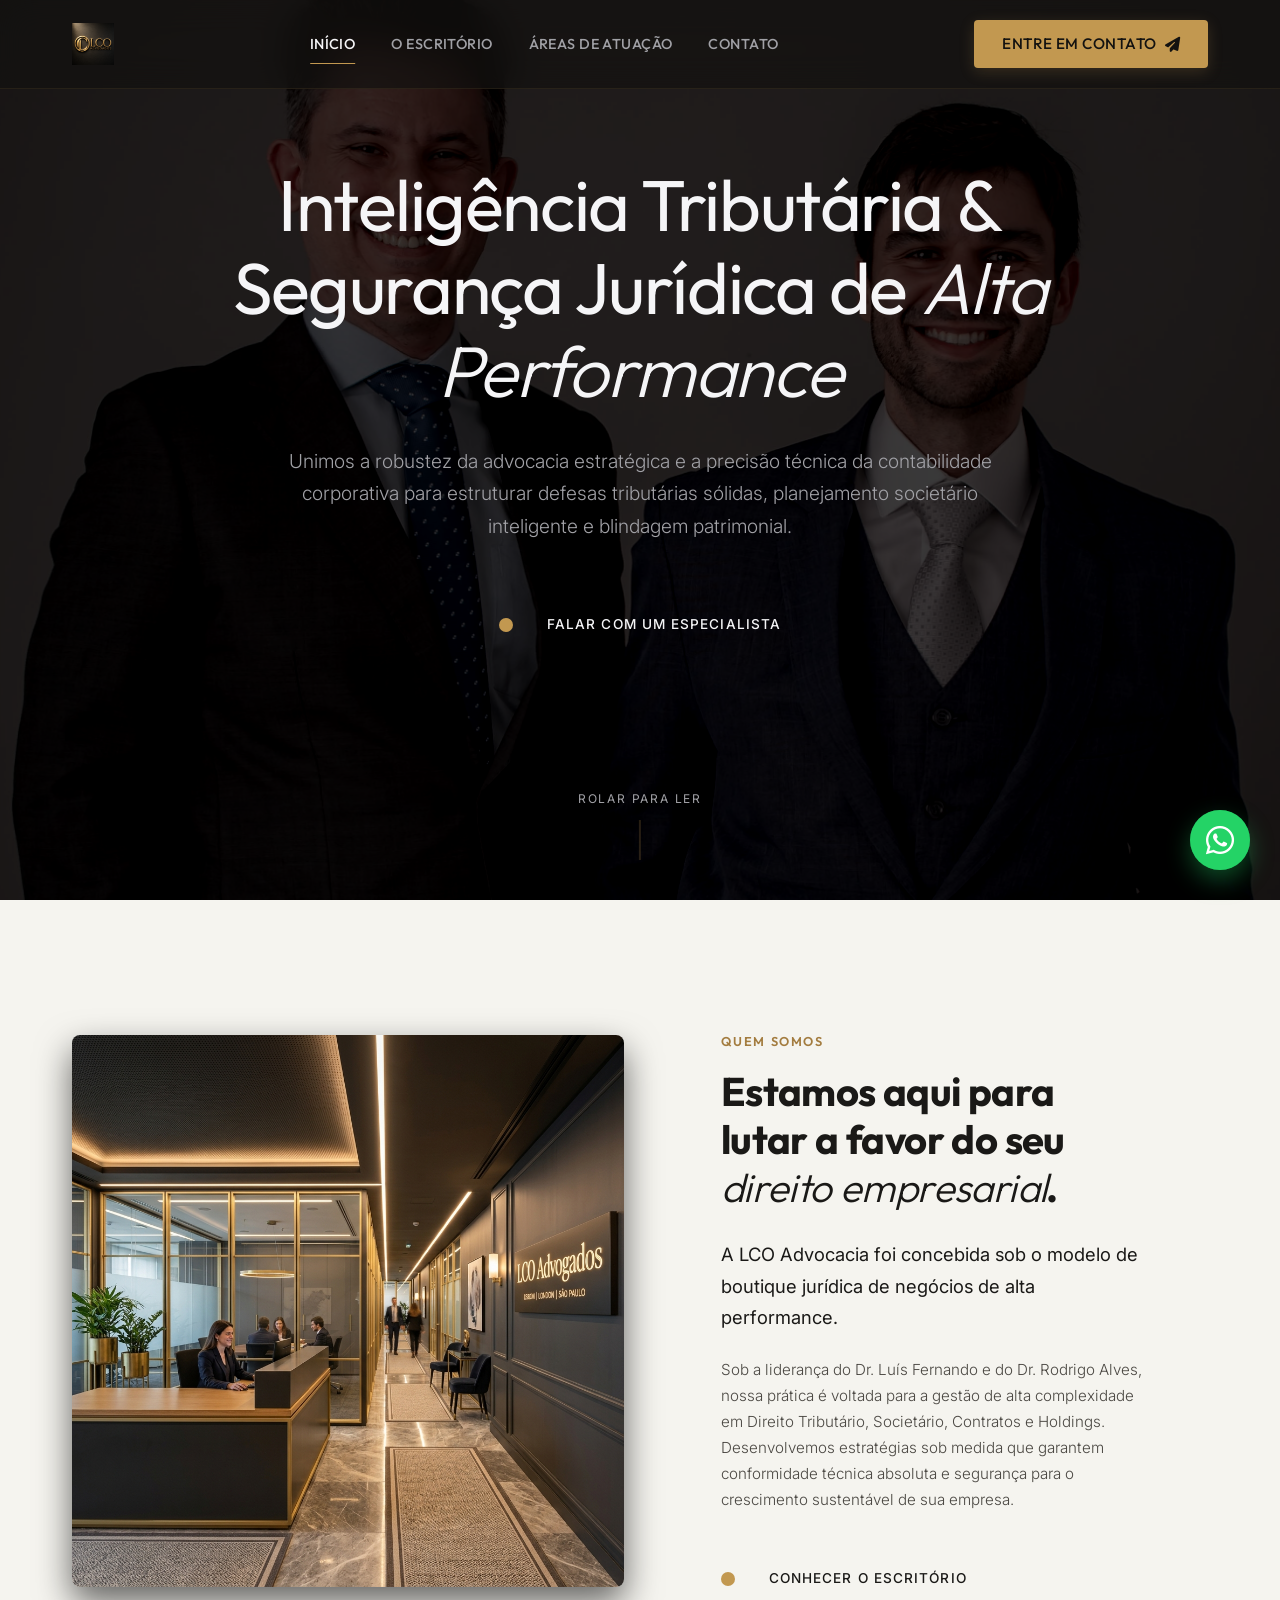
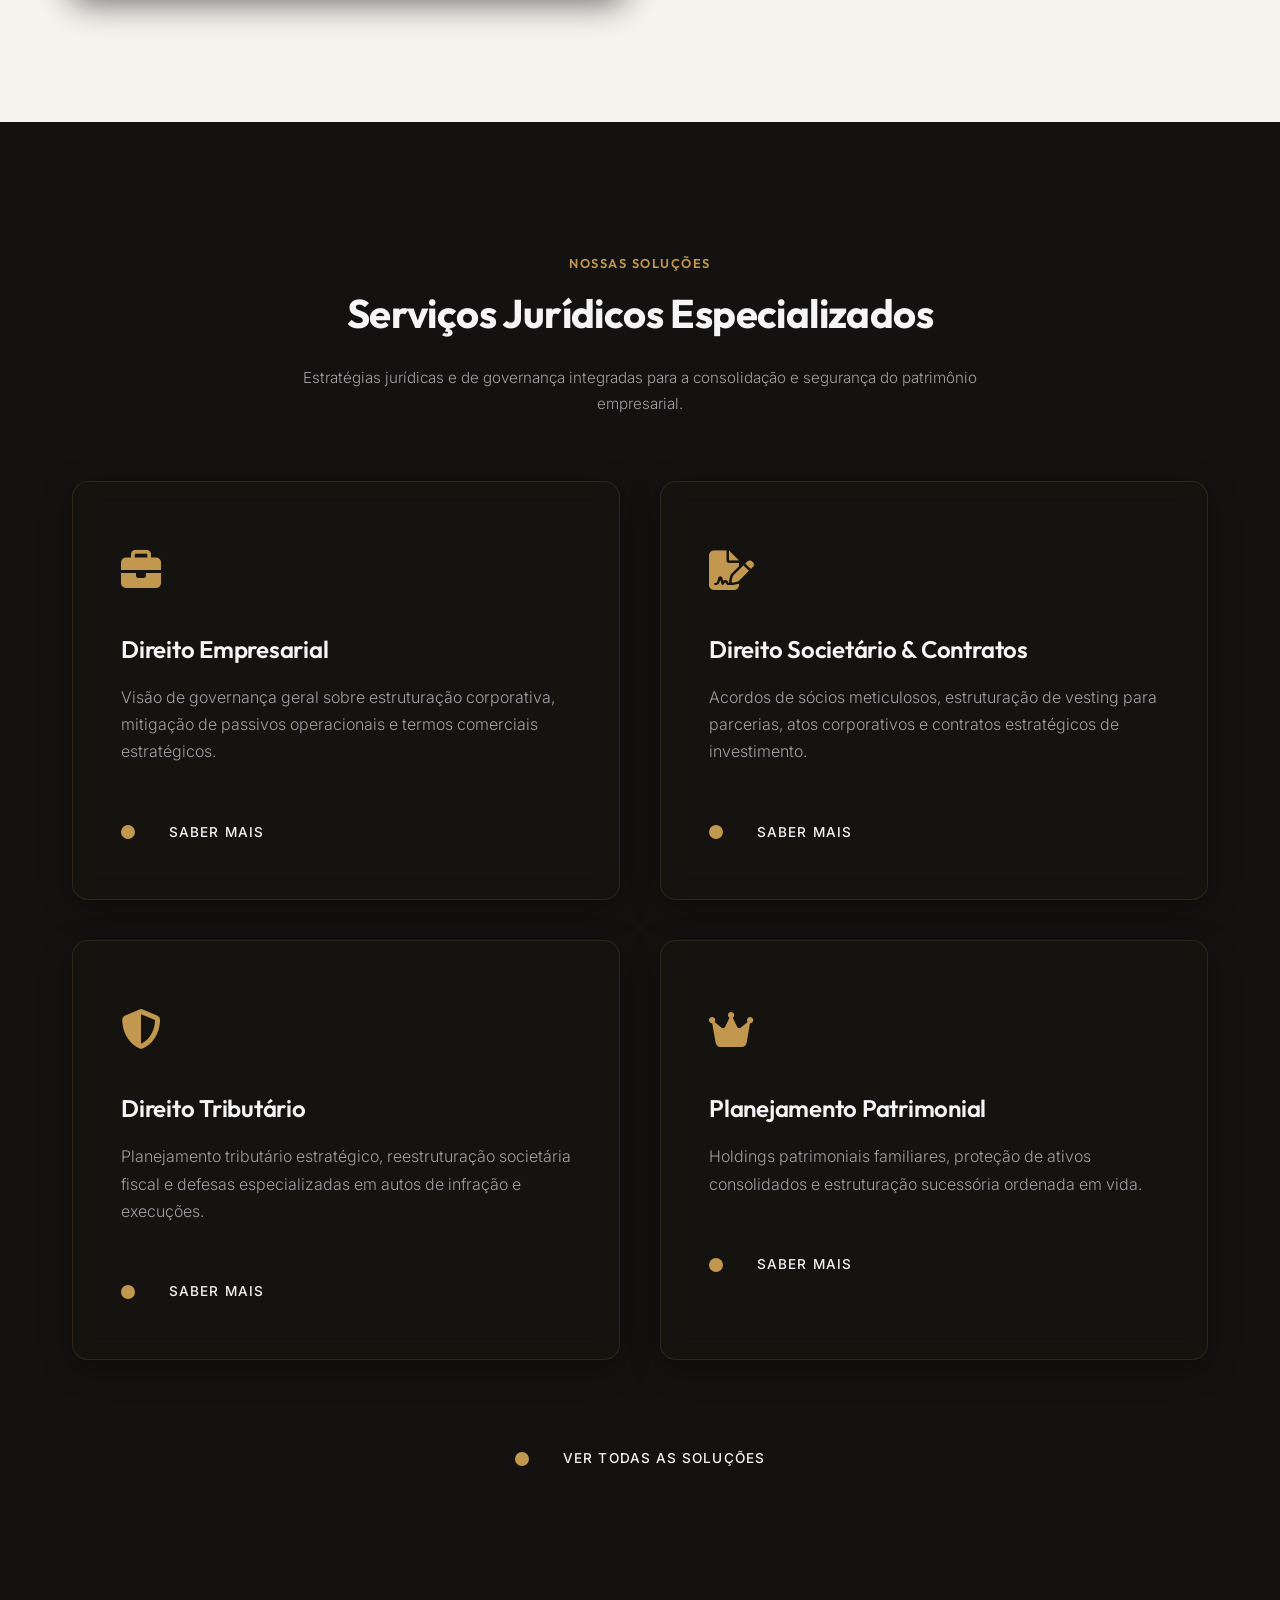
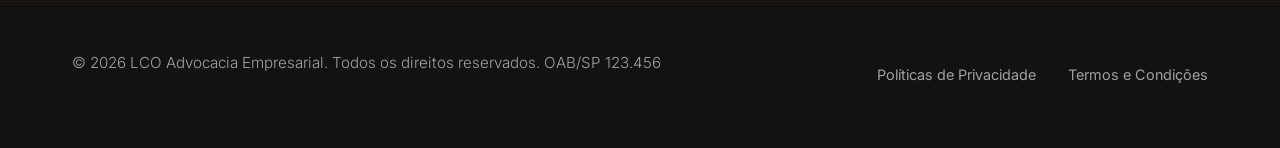
<file: index.html>
<!DOCTYPE html>
<html lang="pt-BR">
<head>
  <meta charset="UTF-8">
  <meta name="viewport" content="width=device-width, initial-scale=1.0">
  <meta name="description" content="LCO Advocacia Empresarial - Boutique jurídica de alta performance especialista em Direito Tributário, Societário, Contratos e Planejamento Sucessório.">
  <title>LCO Advocacia Empresarial | Inteligência Tributária e Societária</title>
  
  <!-- Google Fonts: Outfit & Inter -->
  <link rel="preconnect" href="https://fonts.googleapis.com">
  <link rel="preconnect" href="https://fonts.gstatic.com" crossorigin>
  <link href="https://fonts.googleapis.com/css2?family=Outfit:wght@300;400;500;600;700;800&family=Inter:wght@300;400;500;600&display=swap" rel="stylesheet">
  
  <!-- FontAwesome Icons -->
  <link rel="stylesheet" href="https://cdnjs.cloudflare.com/ajax/libs/font-awesome/6.4.0/css/all.min.css" referrerpolicy="no-referrer" />
  
  <!-- Custom Styles -->
  <link rel="stylesheet" href="style.css">
</head>
<body>

  <!-- Header Fixo Premium com Barra Topo -->
  <header class="header transparent">
    <div class="header-top">
      <div class="container header-top-container">
        <div class="header-top-info">
          <a href="mailto:atendimento@advogadoslco.com.br"><i class="fa-solid fa-envelope"></i> atendimento@advogadoslco.com.br</a>
          <a href="tel:5511914548956"><i class="fa-solid fa-phone"></i> (11) 91454-8956</a>
        </div>
        <div class="header-top-social">
          <a href="https://linkedin.com/company/lco-advocacia" target="_blank" rel="noopener noreferrer" aria-label="LinkedIn"><i class="fa-brands fa-linkedin-in"></i></a>
          <a href="https://instagram.com/lco.advocacia" target="_blank" rel="noopener noreferrer" aria-label="Instagram"><i class="fa-brands fa-instagram"></i></a>
        </div>
      </div>
    </div>
    
    <div class="header-main">
      <div class="container header-container">
        <a href="index.html" class="logo-link" aria-label="LCO Advocacia Home">
          <img src="./Imagens/LCO 3D.png" alt="LCO Advocacia Empresarial" class="logo-img">
        </a>
        
        <!-- Navegação Principal Multipáginas -->
        <nav class="nav-menu" id="navMenu">
          <a href="index.html" class="nav-link active">Início</a>
          <a href="sobre.html" class="nav-link">O Escritório</a>
          <a href="atuacao.html" class="nav-link">Áreas de Atuação</a>
          <a href="contato.html" class="nav-link">Contato</a>
        </nav>
        
        <div class="header-actions">
          <a href="contato.html" class="btn btn-gold btn-nav">
            <span>Entre em Contato</span>
            <i class="fa-solid fa-paper-plane"></i>
          </a>
          
          <!-- Menu Hambúrguer Mobile -->
          <button class="mobile-menu-btn" id="mobileMenuBtn" aria-label="Abrir menu de navegação">
            <span class="hamburger-bar"></span>
            <span class="hamburger-bar"></span>
            <span class="hamburger-bar"></span>
          </button>
        </div>
      </div>
    </div>
  </header>

  <!-- Conteúdo Principal -->
  <main>
    
    <!-- Hero Imersiva 100vh estilo Hafnia -->
    <section id="home" class="hero-immersive">
      <div class="hero-immersive__bg">
        <img src="./Imagens/luis_rodrigo_hero.jpg" alt="Dr. Luís Fernando e Dr. Rodrigo Alves no escritório LCO">
      </div>
      <div class="hero-immersive__content">
        <h1 class="hero-immersive__title reveal">
          Inteligência Tributária & Segurança Jurídica de <span class="italic">Alta Performance</span>
        </h1>
        <p class="hero-immersive__desc reveal delay-100">
          Unimos a robustez da advocacia estratégica e a precisão técnica da contabilidade corporativa para estruturar defesas tributárias sólidas, planejamento societário inteligente e blindagem patrimonial.
        </p>
        <div class="reveal delay-200">
          <a href="contato.html" class="link-premium">
            <div class="link-premium__circle-wrap">
              <span class="link-premium__circle"></span>
            </div>
            <span>Falar com um Especialista</span>
          </a>
        </div>
      </div>
      
      <!-- Indicador de Scroll vertical -->
      <div class="scroll-indicator" onclick="document.getElementById('about-summary').scrollIntoView({behavior: 'smooth'})">
        <span class="scroll-indicator__text">Rolar para ler</span>
        <div class="scroll-indicator__line-wrapper">
          <div class="scroll-indicator__line"></div>
        </div>
      </div>
    </section>

    <!-- Seção Breve Resumo do Escritório (Boutique Grid Assimétrico) -->
    <section id="about-summary" class="about-summary light-section" style="padding: 8rem 0;">
      <div class="container">
        <div class="boutique-grid">
          <div class="boutique-grid__media reveal">
            <img src="./Imagens/quem_somos_lco.png" alt="Ambiente de Reuniões LCO Advocacia" loading="lazy">
          </div>
          <div class="boutique-grid__text reveal delay-100">
            <span class="section-badge">Quem Somos</span>
            <h2 class="section-title">Estamos aqui para lutar a favor do seu <span class="italic">direito empresarial</span>.</h2>
            <p class="about-lead" style="font-size: 1.15rem; font-weight: 400; color: var(--text-primary); margin-bottom: 1.5rem;">
              A LCO Advocacia foi concebida sob o modelo de boutique jurídica de negócios de alta performance.
            </p>
            <p style="margin-bottom: 2rem;">
              Sob a liderança do Dr. Luís Fernando e do Dr. Rodrigo Alves, nossa prática é voltada para a gestão de alta complexidade em Direito Tributário, Societário, Contratos e Holdings. Desenvolvemos estratégias sob medida que garantem conformidade técnica absoluta e segurança para o crescimento sustentável de sua empresa.
            </p>
            <a href="sobre.html" class="link-premium">
              <div class="link-premium__circle-wrap">
                <span class="link-premium__circle"></span>
              </div>
              <span>Conhecer o Escritório</span>
            </a>
          </div>
        </div>
      </div>
    </section>

    <!-- 3. Seção Resumo de Especialidades (Cards em Grid) -->
    <section class="solutions-section">
      <div class="container">
        <div class="text-center reveal">
          <span class="section-badge">Nossas Soluções</span>
          <h2 class="section-title">Serviços Jurídicos Especializados</h2>
          <p class="specialties-lead" style="margin: 0 auto 3rem; max-width: 700px;">
            Estratégias jurídicas e de governança integradas para a consolidação e segurança do patrimônio empresarial.
          </p>
        </div>

        <div class="solutions-grid">
          <!-- Card 1: Direito Empresarial -->
          <div class="solution-card reveal">
            <div class="solution-glow"></div>
            <div class="solution-icon"><i class="fa-solid fa-briefcase"></i></div>
            <h3>Direito Empresarial</h3>
            <p>Visão de governança geral sobre estruturação corporativa, mitigação de passivos operacionais e termos comerciais estratégicos.</p>
            <a href="atuacao.html" class="link-premium">
              <div class="link-premium__circle-wrap">
                <span class="link-premium__circle"></span>
              </div>
              <span>Saber Mais</span>
            </a>
          </div>
          
          <!-- Card 2: Societário & Contratos -->
          <div class="solution-card reveal delay-100">
            <div class="solution-glow"></div>
            <div class="solution-icon"><i class="fa-solid fa-file-signature"></i></div>
            <h3>Direito Societário & Contratos</h3>
            <p>Acordos de sócios meticulosos, estruturação de vesting para parcerias, atos corporativos e contratos estratégicos de investimento.</p>
            <a href="atuacao.html" class="link-premium">
              <div class="link-premium__circle-wrap">
                <span class="link-premium__circle"></span>
              </div>
              <span>Saber Mais</span>
            </a>
          </div>

          <!-- Card 3: Direito Tributário -->
          <div class="solution-card reveal delay-200">
            <div class="solution-glow"></div>
            <div class="solution-icon"><i class="fa-solid fa-shield-halved"></i></div>
            <h3>Direito Tributário</h3>
            <p>Planejamento tributário estratégico, reestruturação societária fiscal e defesas especializadas em autos de infração e execuções.</p>
            <a href="atuacao.html" class="link-premium">
              <div class="link-premium__circle-wrap">
                <span class="link-premium__circle"></span>
              </div>
              <span>Saber Mais</span>
            </a>
          </div>

          <!-- Card 4: Planejamento Patrimonial -->
          <div class="solution-card reveal delay-300">
            <div class="solution-glow"></div>
            <div class="solution-icon"><i class="fa-solid fa-crown"></i></div>
            <h3>Planejamento Patrimonial</h3>
            <p>Holdings patrimoniais familiares, proteção de ativos consolidados e estruturação sucessória ordenada em vida.</p>
            <a href="atuacao.html" class="link-premium">
              <div class="link-premium__circle-wrap">
                <span class="link-premium__circle"></span>
              </div>
              <span>Saber Mais</span>
            </a>
          </div>
        </div>

        <div class="text-center reveal" style="margin-top: 4rem;">
          <a href="atuacao.html" class="link-premium">
            <div class="link-premium__circle-wrap">
              <span class="link-premium__circle"></span>
            </div>
            <span>Ver Todas as Soluções</span>
          </a>
        </div>
      </div>
    </section>

  </main>

  <!-- Botão Flutuante do WhatsApp -->
  <a href="https://wa.me/5511914548956" class="whatsapp-float" target="_blank" rel="noopener noreferrer" aria-label="Falar pelo WhatsApp">
    <div class="whatsapp-float-pulse"></div>
    <i class="fa-brands fa-whatsapp"></i>
  </a>

  <!-- Rodapé Institucional -->
  <footer class="footer">
    <div class="container footer-container">
      <p>&copy; 2026 LCO Advocacia Empresarial. Todos os direitos reservados. OAB/SP 123.456</p>
      <div class="footer-links">
        <a href="privacidade.html">Políticas de Privacidade</a>
        <a href="termos.html">Termos e Condições</a>
      </div>
    </div>
  </footer>

  <!-- Custom Script -->
  <script src="script.js" defer></script>
</body>
</html>
</file>
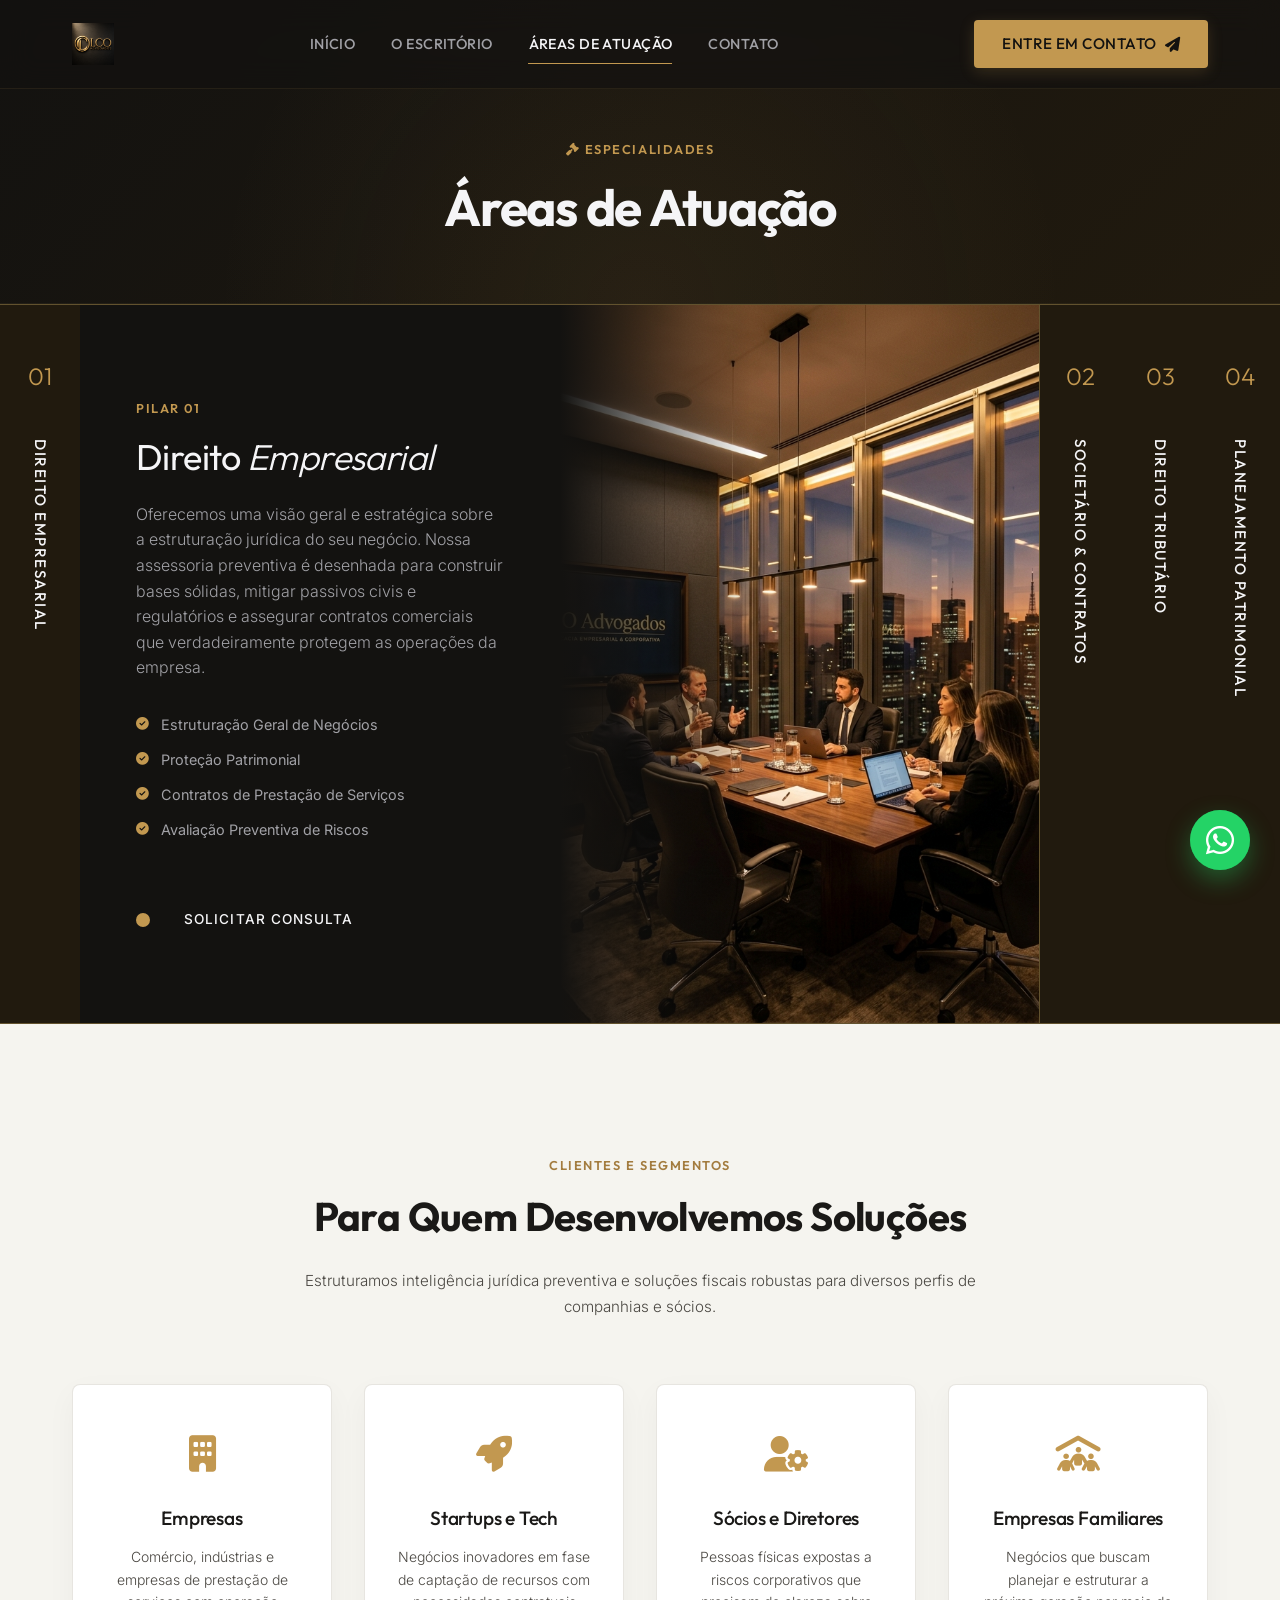
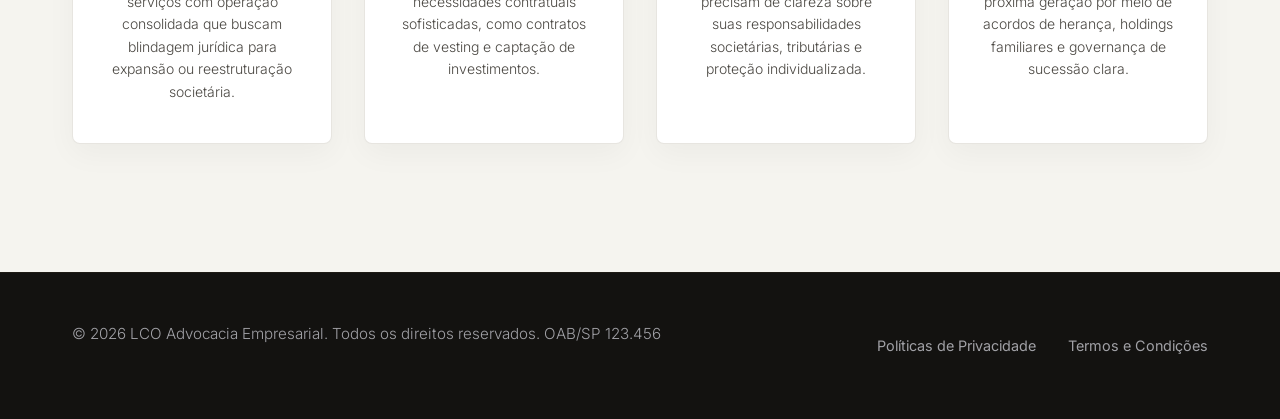
<file: atuacao.html>
<!DOCTYPE html>
<html lang="pt-BR">
<head>
  <meta charset="UTF-8">
  <meta name="viewport" content="width=device-width, initial-scale=1.0">
  <meta name="description" content="Explore as especialidades jurídicas da LCO Advocacia: Direito Tributário, Societário, Contratos, Planejamento Patrimonial e suporte a Startups.">
  <title>Áreas de Atuação | LCO Advocacia Empresarial</title>
  
  <!-- Google Fonts: Outfit & Inter -->
  <link rel="preconnect" href="https://fonts.googleapis.com">
  <link rel="preconnect" href="https://fonts.gstatic.com" crossorigin>
  <link href="https://fonts.googleapis.com/css2?family=Outfit:wght@300;400;500;600;700;800&family=Inter:wght@300;400;500;600&display=swap" rel="stylesheet">
  
  <!-- FontAwesome Icons -->
  <link rel="stylesheet" href="https://cdnjs.cloudflare.com/ajax/libs/font-awesome/6.4.0/css/all.min.css" referrerpolicy="no-referrer" />
  
  <!-- Custom Styles -->
  <link rel="stylesheet" href="style.css">
</head>
<body>

  <!-- Header Fixo Premium com Barra Topo -->
  <header class="header transparent">
    <div class="header-top">
      <div class="container header-top-container">
        <div class="header-top-info">
          <a href="mailto:atendimento@advogadoslco.com.br"><i class="fa-solid fa-envelope"></i> atendimento@advogadoslco.com.br</a>
          <a href="tel:5511914548956"><i class="fa-solid fa-phone"></i> (11) 91454-8956</a>
        </div>
        <div class="header-top-social">
          <a href="https://linkedin.com/company/lco-advocacia" target="_blank" rel="noopener noreferrer" aria-label="LinkedIn"><i class="fa-brands fa-linkedin-in"></i></a>
          <a href="https://instagram.com/lco.advocacia" target="_blank" rel="noopener noreferrer" aria-label="Instagram"><i class="fa-brands fa-instagram"></i></a>
        </div>
      </div>
    </div>
    
    <div class="header-main">
      <div class="container header-container">
        <a href="index.html" class="logo-link" aria-label="LCO Advocacia Home">
          <img src="./Imagens/LCO 3D.png" alt="LCO Advocacia Empresarial" class="logo-img">
        </a>
        
        <!-- Navegação Principal Multipáginas -->
        <nav class="nav-menu" id="navMenu">
          <a href="index.html" class="nav-link">Início</a>
          <a href="sobre.html" class="nav-link">O Escritório</a>
          <a href="atuacao.html" class="nav-link active">Áreas de Atuação</a>
          <a href="contato.html" class="nav-link">Contato</a>
        </nav>
        
        <div class="header-actions">
          <a href="contato.html" class="btn btn-gold btn-nav">
            <span>Entre em Contato</span>
            <i class="fa-solid fa-paper-plane"></i>
          </a>
          
          <!-- Menu Hambúrguer Mobile -->
          <button class="mobile-menu-btn" id="mobileMenuBtn" aria-label="Abrir menu de navegação">
            <span class="hamburger-bar"></span>
            <span class="hamburger-bar"></span>
            <span class="hamburger-bar"></span>
          </button>
        </div>
      </div>
    </div>
  </header>

  <!-- Conteúdo Principal -->
  <main>
    
    <!-- Banner de Página -->
    <section class="page-banner">
      <div class="container">
        <span class="section-badge"><i class="fa-solid fa-gavel"></i> Especialidades</span>
        <h1>Áreas de Atuação</h1>
      </div>
    </section>

    <!-- Seção de Áreas de Atuação com Painéis Horizontais Deslizantes estilo Hafnia -->
    <section class="subpage-container atuacao-details" style="padding: 0;">
      <div class="panes">
        <div class="panes__wrapper">
          
          <!-- Pilar 1: Direito Empresarial -->
          <div class="panes__item active">
            <button class="panes__vertical-trigger" aria-label="Abrir Direito Empresarial">
              <span class="panes__index">01</span>
              <span class="panes__vertical-title">Direito Empresarial</span>
              <i class="fa-solid fa-chevron-down panes__chevron"></i>
            </button>
            <div class="panes__content-wrapper">
              <div class="panes__text-box">
                <span class="section-badge">Pilar 01</span>
                <h2 class="panes__title">Direito <span class="italic">Empresarial</span></h2>
                <p class="panes__desc">
                  Oferecemos uma visão geral e estratégica sobre a estruturação jurídica do seu negócio. Nossa assessoria preventiva é desenhada para construir bases sólidas, mitigar passivos civis e regulatórios e assegurar contratos comerciais que verdadeiramente protegem as operações da empresa.
                </p>
                <ul class="panes__list">
                  <li class="panes__list-item"><i class="fa-solid fa-circle-check"></i> Estruturação Geral de Negócios</li>
                  <li class="panes__list-item"><i class="fa-solid fa-circle-check"></i> Proteção Patrimonial</li>
                  <li class="panes__list-item"><i class="fa-solid fa-circle-check"></i> Contratos de Prestação de Serviços</li>
                  <li class="panes__list-item"><i class="fa-solid fa-circle-check"></i> Avaliação Preventiva de Riscos</li>
                </ul>
                <a href="contato.html" class="link-premium">
                  <div class="link-premium__circle-wrap">
                    <span class="link-premium__circle"></span>
                  </div>
                  <span>Solicitar Consulta</span>
                </a>
              </div>
              <div class="panes__media">
                <img src="./Imagens/direito_empresarial.png" alt="Direito Empresarial LCO" loading="lazy">
              </div>
            </div>
          </div>

          <!-- Pilar 2: Direito Societário & Contratos -->
          <div class="panes__item">
            <button class="panes__vertical-trigger" aria-label="Abrir Direito Societário & Contratos">
              <span class="panes__index">02</span>
              <span class="panes__vertical-title">Societário & Contratos</span>
              <i class="fa-solid fa-chevron-down panes__chevron"></i>
            </button>
            <div class="panes__content-wrapper">
              <div class="panes__text-box">
                <span class="section-badge">Pilar 02</span>
                <h2 class="panes__title">Direito <span class="italic">Societário & Contratos</span></h2>
                <p class="panes__desc">
                  Estruturamos as relações societárias de forma pacífica, robusta e economicamente inteligente. Elaboramos instrumentos jurídicos personalizados e sofisticados que sustentam parcerias societárias, atraem investidores e organizam a governança de capital da empresa de ponta a ponta.
                </p>
                <ul class="panes__list">
                  <li class="panes__list-item"><i class="fa-solid fa-circle-check"></i> Acordos de Sócios & Acionistas</li>
                  <li class="panes__list-item"><i class="fa-solid fa-circle-check"></i> Resolução de Conflitos Societários</li>
                  <li class="panes__list-item"><i class="fa-solid fa-circle-check"></i> Contratos de Vesting & Startups</li>
                  <li class="panes__list-item"><i class="fa-solid fa-circle-check"></i> M&A e Contratos de Investimento</li>
                </ul>
                <a href="contato.html" class="link-premium">
                  <div class="link-premium__circle-wrap">
                    <span class="link-premium__circle"></span>
                  </div>
                  <span>Solicitar Consulta</span>
                </a>
              </div>
              <div class="panes__media">
                <img src="./Imagens/societario_contratos.png" alt="Direito Societário & Contratos LCO" loading="lazy">
              </div>
            </div>
          </div>

          <!-- Pilar 3: Direito Tributário -->
          <div class="panes__item">
            <button class="panes__vertical-trigger" aria-label="Abrir Direito Tributário">
              <span class="panes__index">03</span>
              <span class="panes__vertical-title">Direito Tributário</span>
              <i class="fa-solid fa-chevron-down panes__chevron"></i>
            </button>
            <div class="panes__content-wrapper">
              <div class="panes__text-box">
                <span class="section-badge">Pilar 03</span>
                <h2 class="panes__title">Direito <span class="italic">Tributário</span></h2>
                <p class="panes__desc">
                  Desenvolvemos soluções para a otimização legal da carga de impostos. Atuamos com extrema energia na representação de processos contenciosos, elaborando defesas contundentes contra autuações fiscais federais, estaduais e municipais, além de estruturar reestruturações fiscais estratégicas.
                </p>
                <ul class="panes__list">
                  <li class="panes__list-item"><i class="fa-solid fa-circle-check"></i> Planejamento Tributário</li>
                  <li class="panes__list-item"><i class="fa-solid fa-circle-check"></i> Reestruturação Societária-Tributária</li>
                  <li class="panes__list-item"><i class="fa-solid fa-circle-check"></i> Defesa em Auto de Infração</li>
                  <li class="panes__list-item"><i class="fa-solid fa-circle-check"></i> Contencioso e Execução Fiscal</li>
                </ul>
                <a href="contato.html" class="link-premium">
                  <div class="link-premium__circle-wrap">
                    <span class="link-premium__circle"></span>
                  </div>
                  <span>Solicitar Consulta</span>
                </a>
              </div>
              <div class="panes__media">
                <img src="./Imagens/direito_tributario.png" alt="Direito Tributário LCO" loading="lazy">
              </div>
            </div>
          </div>

          <!-- Pilar 4: Planejamento Patrimonial -->
          <div class="panes__item">
            <button class="panes__vertical-trigger" aria-label="Abrir Planejamento Patrimonial">
              <span class="panes__index">04</span>
              <span class="panes__vertical-title">Planejamento Patrimonial</span>
              <i class="fa-solid fa-chevron-down panes__chevron"></i>
            </button>
            <div class="panes__content-wrapper">
              <div class="panes__text-box">
                <span class="section-badge">Pilar 04</span>
                <h2 class="panes__title">Planejamento <span class="italic">Patrimonial</span></h2>
                <p class="panes__desc">
                  Protegemos e organizamos os ativos conquistados ao longo de gerações. Criamos estruturas societárias especializadas para consolidar o patrimônio familiar, reduzir encargos tributários sucessórios e organizar a transmissão de herança em vida de maneira estruturada, econômica e jurídica.
                </p>
                <ul class="panes__list">
                  <li class="panes__list-item"><i class="fa-solid fa-circle-check"></i> Holdings Patrimoniais e Familiares</li>
                  <li class="panes__list-item"><i class="fa-solid fa-circle-check"></i> Sucessão Corporativa Ordenada</li>
                  <li class="panes__list-item"><i class="fa-solid fa-circle-check"></i> Proteção Patrimonial</li>
                  <li class="panes__list-item"><i class="fa-solid fa-circle-check"></i> Planejamento Sucessório em Vida</li>
                </ul>
                <a href="contato.html" class="link-premium">
                  <div class="link-premium__circle-wrap">
                    <span class="link-premium__circle"></span>
                  </div>
                  <span>Solicitar Consulta</span>
                </a>
              </div>
              <div class="panes__media">
                <img src="./Imagens/planejamento_patrimonial.png" alt="Planejamento Patrimonial LCO" loading="lazy">
              </div>
            </div>
          </div>

        </div>
      </div>
    </section>

    <!-- Seção de Clientes -->
    <section class="clients-section light-section">
      <div class="container">
        <div class="text-center reveal">
          <span class="section-badge">Clientes e Segmentos</span>
          <h2 class="section-title">Para Quem Desenvolvemos Soluções</h2>
          <p class="specialties-lead" style="margin: 0 auto; max-width: 700px;">
            Estruturamos inteligência jurídica preventiva e soluções fiscais robustas para diversos perfis de companhias e sócios.
          </p>
        </div>

        <div class="clients-grid">
          <!-- Perfil 1: Empresas -->
          <div class="client-card reveal">
            <div class="client-icon"><i class="fa-solid fa-building"></i></div>
            <h3>Empresas</h3>
            <p>Comércio, indústrias e empresas de prestação de serviços com operação consolidada que buscam blindagem jurídica para expansão ou reestruturação societária.</p>
          </div>

          <!-- Perfil 2: Startups -->
          <div class="client-card reveal delay-100">
            <div class="client-icon"><i class="fa-solid fa-rocket"></i></div>
            <h3>Startups e Tech</h3>
            <p>Negócios inovadores em fase de captação de recursos com necessidades contratuais sofisticadas, como contratos de vesting e captação de investimentos.</p>
          </div>

          <!-- Perfil 3: Sócios -->
          <div class="client-card reveal delay-200">
            <div class="client-icon"><i class="fa-solid fa-user-gear"></i></div>
            <h3>Sócios e Diretores</h3>
            <p>Pessoas físicas expostas a riscos corporativos que precisam de clareza sobre suas responsabilidades societárias, tributárias e proteção individualizada.</p>
          </div>

          <!-- Perfil 4: Empresas Familiares -->
          <div class="client-card reveal delay-300">
            <div class="client-icon"><i class="fa-solid fa-people-roof"></i></div>
            <h3>Empresas Familiares</h3>
            <p>Negócios que buscam planejar e estruturar a próxima geração por meio de acordos de herança, holdings familiares e governança de sucessão clara.</p>
          </div>
        </div>
      </div>
    </section>

  </main>

  <!-- Botão Flutuante do WhatsApp -->
  <a href="https://wa.me/5511914548956" class="whatsapp-float" target="_blank" rel="noopener noreferrer" aria-label="Falar pelo WhatsApp">
    <div class="whatsapp-float-pulse"></div>
    <i class="fa-brands fa-whatsapp"></i>
  </a>

  <!-- Rodapé Institucional -->
  <footer class="footer">
    <div class="container footer-container">
      <p>&copy; 2026 LCO Advocacia Empresarial. Todos os direitos reservados. OAB/SP 123.456</p>
      <div class="footer-links">
        <a href="privacidade.html">Políticas de Privacidade</a>
        <a href="termos.html">Termos e Condições</a>
      </div>
    </div>
  </footer>

  <!-- Custom Script -->
  <script src="script.js" defer></script>
</body>
</html>
</file>
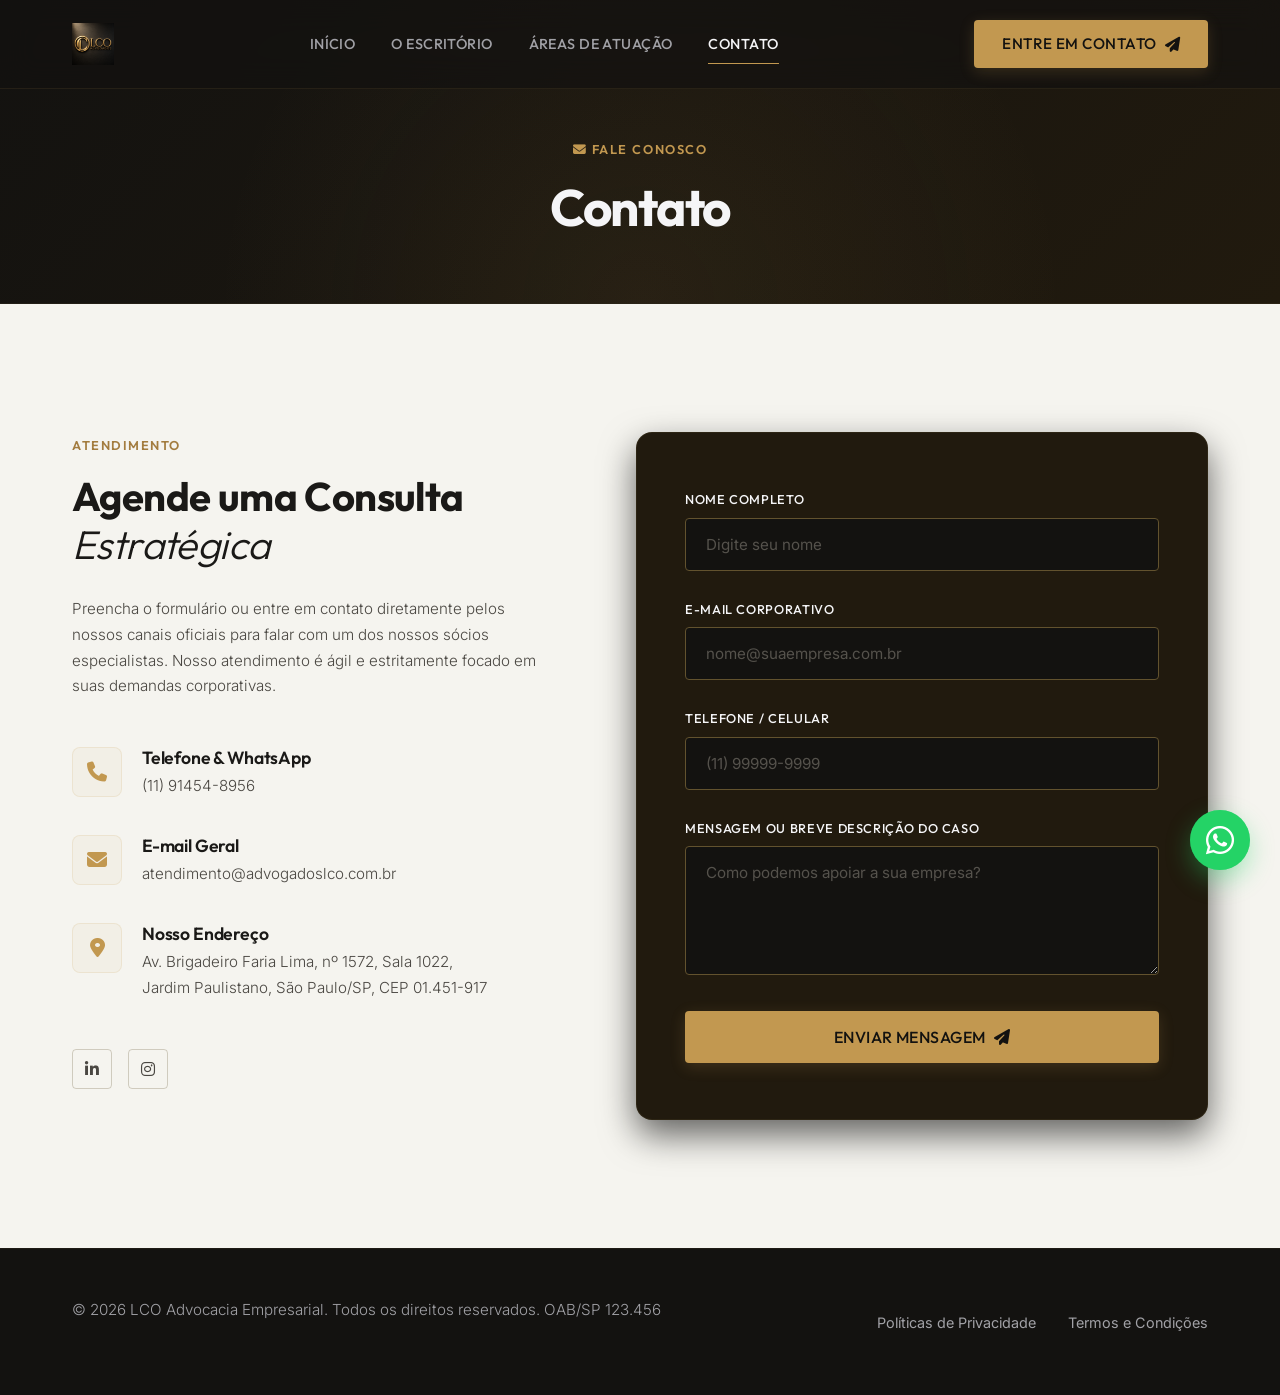
<file: contato.html>
<!DOCTYPE html>
<html lang="pt-BR">
<head>
  <meta charset="UTF-8">
  <meta name="viewport" content="width=device-width, initial-scale=1.0">
  <meta name="description" content="Entre em contato com a LCO Advocacia Empresarial. Agende uma consulta estratégica na Av. Brigadeiro Faria Lima ou envie uma mensagem online.">
  <title>Contato | LCO Advocacia Empresarial</title>
  
  <!-- Google Fonts: Outfit & Inter -->
  <link rel="preconnect" href="https://fonts.googleapis.com">
  <link rel="preconnect" href="https://fonts.gstatic.com" crossorigin>
  <link href="https://fonts.googleapis.com/css2?family=Outfit:wght@300;400;500;600;700;800&family=Inter:wght@300;400;500;600&display=swap" rel="stylesheet">
  
  <!-- FontAwesome Icons -->
  <link rel="stylesheet" href="https://cdnjs.cloudflare.com/ajax/libs/font-awesome/6.4.0/css/all.min.css" referrerpolicy="no-referrer" />
  
  <!-- Custom Styles -->
  <link rel="stylesheet" href="style.css">
</head>
<body>

  <!-- Header Fixo Premium com Barra Topo -->
  <header class="header transparent">
    <div class="header-top">
      <div class="container header-top-container">
        <div class="header-top-info">
          <a href="mailto:atendimento@advogadoslco.com.br"><i class="fa-solid fa-envelope"></i> atendimento@advogadoslco.com.br</a>
          <a href="tel:5511914548956"><i class="fa-solid fa-phone"></i> (11) 91454-8956</a>
        </div>
        <div class="header-top-social">
          <a href="https://linkedin.com/company/lco-advocacia" target="_blank" rel="noopener noreferrer" aria-label="LinkedIn"><i class="fa-brands fa-linkedin-in"></i></a>
          <a href="https://instagram.com/lco.advocacia" target="_blank" rel="noopener noreferrer" aria-label="Instagram"><i class="fa-brands fa-instagram"></i></a>
        </div>
      </div>
    </div>
    
    <div class="header-main">
      <div class="container header-container">
        <a href="index.html" class="logo-link" aria-label="LCO Advocacia Home">
          <img src="./Imagens/LCO 3D.png" alt="LCO Advocacia Empresarial" class="logo-img">
        </a>
        
        <!-- Navegação Principal Multipáginas -->
        <nav class="nav-menu" id="navMenu">
          <a href="index.html" class="nav-link">Início</a>
          <a href="sobre.html" class="nav-link">O Escritório</a>
          <a href="atuacao.html" class="nav-link">Áreas de Atuação</a>
          <a href="contato.html" class="nav-link active">Contato</a>
        </nav>
        
        <div class="header-actions">
          <a href="contato.html" class="btn btn-gold btn-nav">
            <span>Entre em Contato</span>
            <i class="fa-solid fa-paper-plane"></i>
          </a>
          
          <!-- Menu Hambúrguer Mobile -->
          <button class="mobile-menu-btn" id="mobileMenuBtn" aria-label="Abrir menu de navegação">
            <span class="hamburger-bar"></span>
            <span class="hamburger-bar"></span>
            <span class="hamburger-bar"></span>
          </button>
        </div>
      </div>
    </div>
  </header>

  <!-- Conteúdo Principal -->
  <main>
    
    <!-- Banner de Página -->
    <section class="page-banner">
      <div class="container">
        <span class="section-badge"><i class="fa-solid fa-envelope"></i> Fale Conosco</span>
        <h1>Contato</h1>
      </div>
    </section>

    <!-- Seção de Contato -->
    <section class="subpage-container light-section">
      <div class="container">
        <div class="contact-grid">
          
          <!-- Lado Esquerdo: Dados de Contato -->
          <div class="reveal">
            <span class="section-badge">Atendimento</span>
            <h2 class="section-title">Agende uma Consulta <span class="italic">Estratégica</span></h2>
            <p>
              Preencha o formulário ou entre em contato diretamente pelos nossos canais oficiais para falar com um dos nossos sócios especialistas. Nosso atendimento é ágil e estritamente focado em suas demandas corporativas.
            </p>
            
            <div class="info-items">
              <!-- Telefone -->
              <div class="info-item">
                <div class="info-icon"><i class="fa-solid fa-phone"></i></div>
                <div class="info-text">
                  <h3>Telefone & WhatsApp</h3>
                  <p>(11) 91454-8956</p>
                </div>
              </div>
              
              <!-- E-mail -->
              <div class="info-item">
                <div class="info-icon"><i class="fa-solid fa-envelope"></i></div>
                <div class="info-text">
                  <h3>E-mail Geral</h3>
                  <p>atendimento@advogadoslco.com.br</p>
                </div>
              </div>
              
              <!-- Endereço -->
              <div class="info-item">
                <div class="info-icon"><i class="fa-solid fa-location-dot"></i></div>
                <div class="info-text">
                  <h3>Nosso Endereço</h3>
                  <p>Av. Brigadeiro Faria Lima, nº 1572, Sala 1022,<br>Jardim Paulistano, São Paulo/SP, CEP 01.451-917</p>
                </div>
              </div>
            </div>

            <div class="contact-social" style="margin-top: 2rem;">
              <a href="https://linkedin.com/company/lco-advocacia" target="_blank" rel="noopener noreferrer" aria-label="LinkedIn"><i class="fa-brands fa-linkedin-in"></i></a>
              <a href="https://instagram.com/lco.advocacia" target="_blank" rel="noopener noreferrer" aria-label="Instagram"><i class="fa-brands fa-instagram"></i></a>
            </div>
          </div>

          <!-- Lado Direito: Formulário Moderno -->
          <div class="contact-form-wrapper reveal delay-200">
            <form id="contactForm" class="contact-form" action="#" method="POST" novalidate>
              <div class="form-group">
                <label for="name">Nome Completo</label>
                <input type="text" id="name" name="name" placeholder="Digite seu nome" required>
              </div>
              
              <div class="form-group">
                <label for="email">E-mail Corporativo</label>
                <input type="email" id="email" name="email" placeholder="nome@suaempresa.com.br" required>
              </div>

              <div class="form-group">
                <label for="phone">Telefone / Celular</label>
                <input type="tel" id="phone" name="phone" placeholder="(11) 99999-9999" required>
              </div>

              <div class="form-group">
                <label for="message">Mensagem ou Breve Descrição do Caso</label>
                <textarea id="message" name="message" rows="5" placeholder="Como podemos apoiar a sua empresa?" required></textarea>
              </div>

              <button type="submit" class="btn btn-gold btn-large">
                <span>Enviar Mensagem</span>
                <i class="fa-solid fa-paper-plane"></i>
              </button>
            </form>
          </div>

        </div>
      </div>
    </section>

  </main>

  <!-- Botão Flutuante do WhatsApp -->
  <a href="https://wa.me/5511914548956" class="whatsapp-float" target="_blank" rel="noopener noreferrer" aria-label="Falar pelo WhatsApp">
    <div class="whatsapp-float-pulse"></div>
    <i class="fa-brands fa-whatsapp"></i>
  </a>

  <!-- Rodapé Institucional -->
  <footer class="footer">
    <div class="container footer-container">
      <p>&copy; 2026 LCO Advocacia Empresarial. Todos os direitos reservados. OAB/SP 123.456</p>
      <div class="footer-links">
        <a href="privacidade.html">Políticas de Privacidade</a>
        <a href="termos.html">Termos e Condições</a>
      </div>
    </div>
  </footer>

  <!-- Overlay de Carregamento e Sucesso do Redirecionamento -->
  <div id="submitOverlay" class="submit-overlay">
    <div class="submit-overlay-card">
      <div class="submit-spinner"></div>
      <div class="submit-message">
        <h3>Enviando Mensagem</h3>
        <p>Você está sendo redirecionado para o WhatsApp exclusivo da LCO Advocacia.</p>
      </div>
    </div>
  </div>

  <!-- Custom Script -->
  <script src="script.js" defer></script>
</body>
</html>
</file>
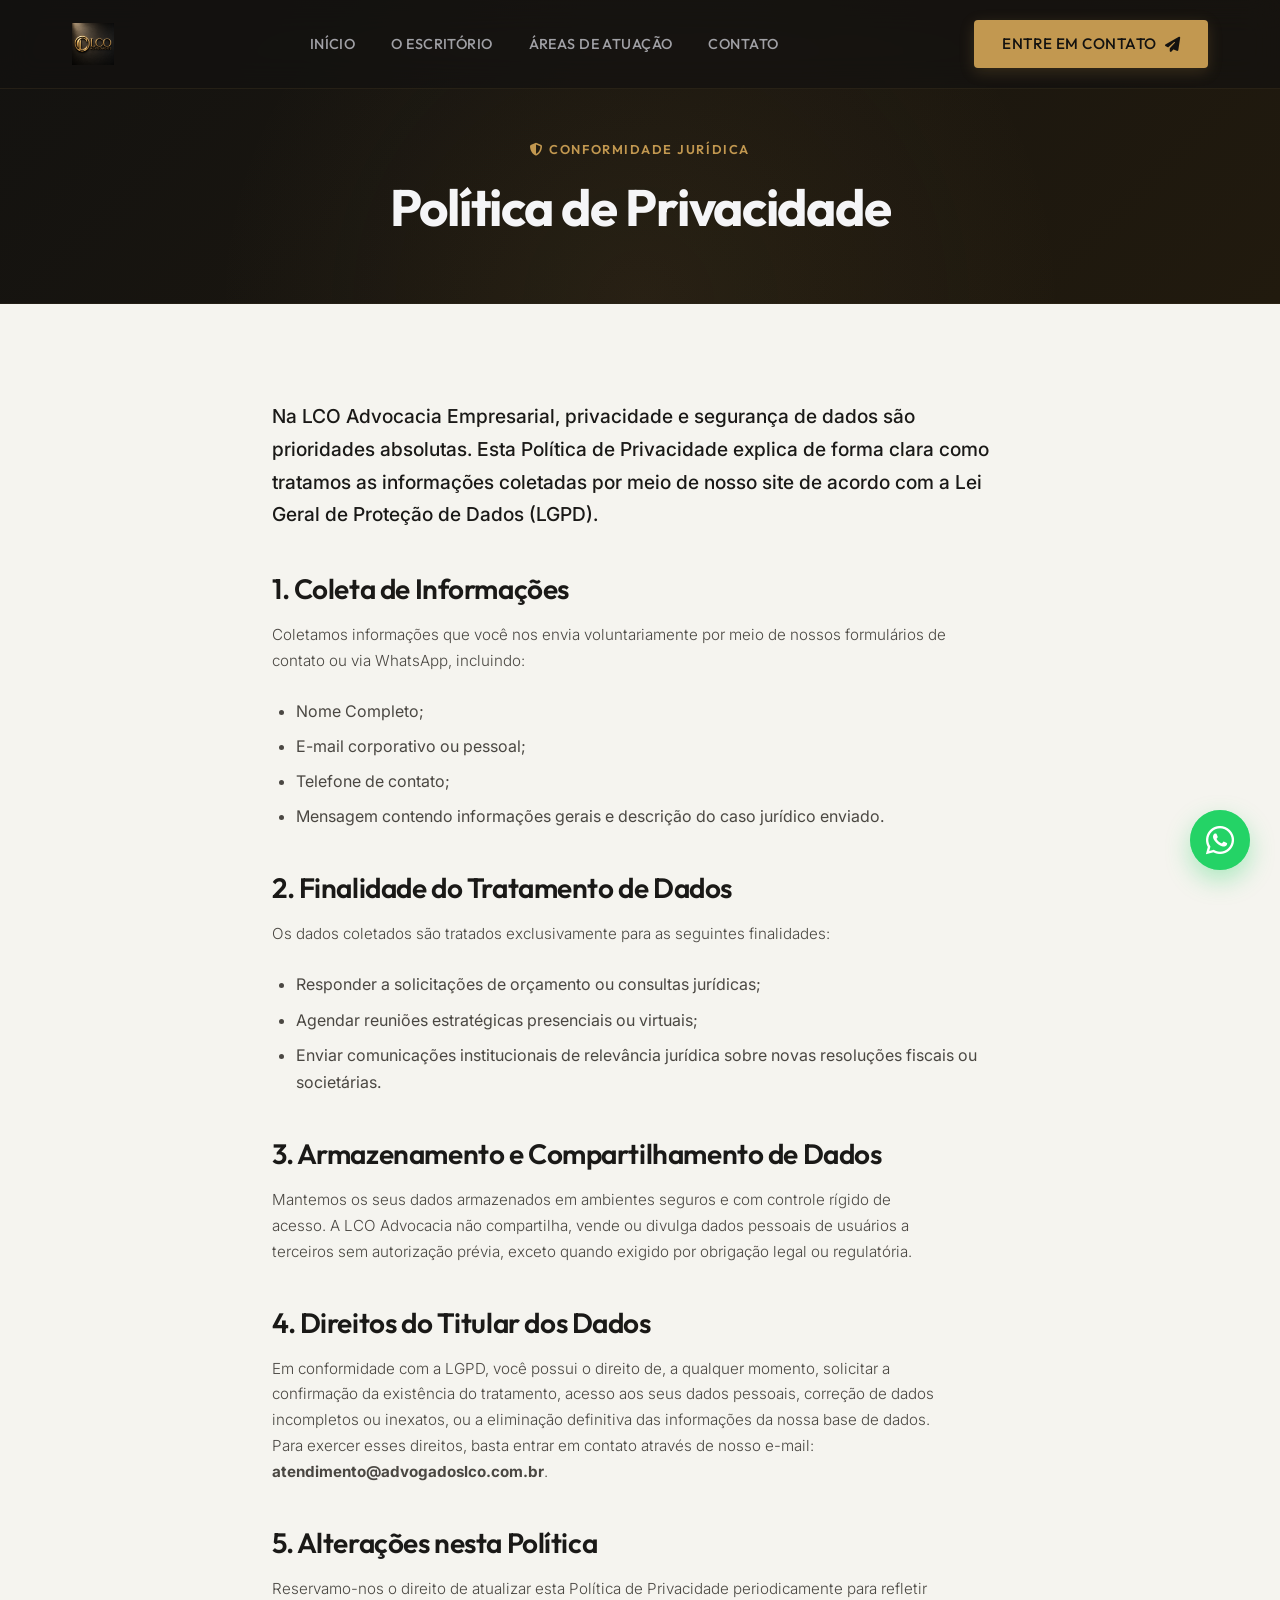
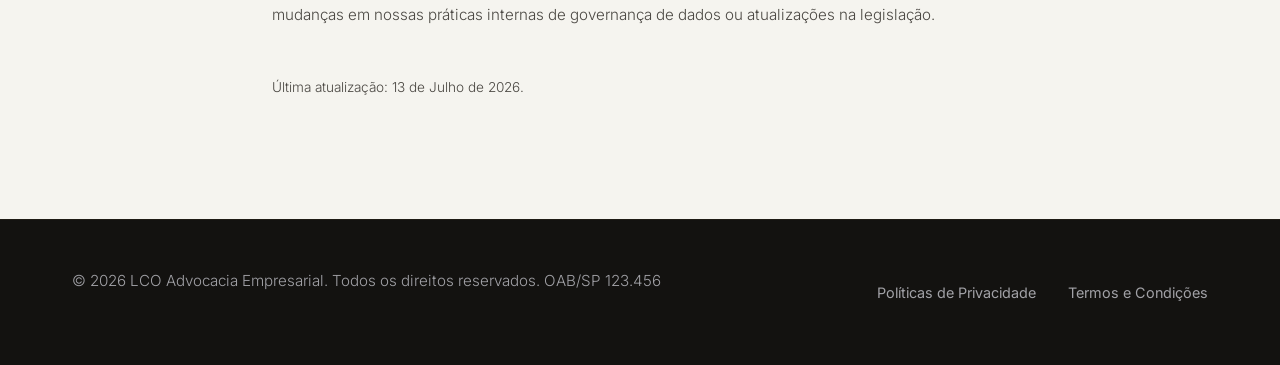
<file: privacidade.html>
<!DOCTYPE html>
<html lang="pt-BR">
<head>
  <meta charset="UTF-8">
  <meta name="viewport" content="width=device-width, initial-scale=1.0">
  <meta name="description" content="Política de Privacidade - LCO Advocacia Empresarial. Saiba como coletamos, protegemos e tratamos seus dados pessoais de acordo com a LGPD.">
  <title>Política de Privacidade | LCO Advocacia Empresarial</title>
  
  <!-- Google Fonts: Outfit & Inter -->
  <link rel="preconnect" href="https://fonts.googleapis.com">
  <link rel="preconnect" href="https://fonts.gstatic.com" crossorigin>
  <link href="https://fonts.googleapis.com/css2?family=Outfit:wght@300;400;500;600;700;800&family=Inter:wght@300;400;500;600&display=swap" rel="stylesheet">
  
  <!-- FontAwesome Icons -->
  <link rel="stylesheet" href="https://cdnjs.cloudflare.com/ajax/libs/font-awesome/6.4.0/css/all.min.css" referrerpolicy="no-referrer" />
  
  <!-- Custom Styles -->
  <link rel="stylesheet" href="style.css">
</head>
<body>

  <!-- Header Fixo Premium com Barra Topo -->
  <header class="header transparent">
    <div class="header-top">
      <div class="container header-top-container">
        <div class="header-top-info">
          <a href="mailto:atendimento@advogadoslco.com.br"><i class="fa-solid fa-envelope"></i> atendimento@advogadoslco.com.br</a>
          <a href="tel:5511914548956"><i class="fa-solid fa-phone"></i> (11) 91454-8956</a>
        </div>
        <div class="header-top-social">
          <a href="https://linkedin.com/company/lco-advocacia" target="_blank" rel="noopener noreferrer" aria-label="LinkedIn"><i class="fa-brands fa-linkedin-in"></i></a>
          <a href="https://instagram.com/lco.advocacia" target="_blank" rel="noopener noreferrer" aria-label="Instagram"><i class="fa-brands fa-instagram"></i></a>
        </div>
      </div>
    </div>
    
    <div class="header-main">
      <div class="container header-container">
        <a href="index.html" class="logo-link" aria-label="LCO Advocacia Home">
          <img src="./Imagens/LCO 3D.png" alt="LCO Advocacia Empresarial" class="logo-img">
        </a>
        
        <!-- Navegação Principal Multipáginas -->
        <nav class="nav-menu" id="navMenu">
          <a href="index.html" class="nav-link">Início</a>
          <a href="sobre.html" class="nav-link">O Escritório</a>
          <a href="atuacao.html" class="nav-link">Áreas de Atuação</a>
          <a href="contato.html" class="nav-link">Contato</a>
        </nav>
        
        <div class="header-actions">
          <a href="contato.html" class="btn btn-gold btn-nav">
            <span>Entre em Contato</span>
            <i class="fa-solid fa-paper-plane"></i>
          </a>
          
          <!-- Menu Hambúrguer Mobile -->
          <button class="mobile-menu-btn" id="mobileMenuBtn" aria-label="Abrir menu de navegação">
            <span class="hamburger-bar"></span>
            <span class="hamburger-bar"></span>
            <span class="hamburger-bar"></span>
          </button>
        </div>
      </div>
    </div>
  </header>

  <!-- Conteúdo Principal -->
  <main>
    
    <!-- Banner de Página -->
    <section class="page-banner">
      <div class="container">
        <span class="section-badge"><i class="fa-solid fa-shield-halved"></i> Conformidade Jurídica</span>
        <h1>Política de Privacidade</h1>
      </div>
    </section>

    <!-- Conteúdo da Política de Privacidade -->
    <section class="subpage-container light-section" style="padding: 6rem 0;">
      <div class="container" style="max-width: 800px; margin: 0 auto;">
        
        <p class="about-lead" style="font-size: 1.2rem; font-weight: 500; line-height: 1.7; margin-bottom: 2rem;">
          Na LCO Advocacia Empresarial, privacidade e segurança de dados são prioridades absolutas. Esta Política de Privacidade explica de forma clara como tratamos as informações coletadas por meio de nosso site de acordo com a Lei Geral de Proteção de Dados (LGPD).
        </p>

        <h2 style="font-size: 1.75rem; font-weight: 600; margin: 2.5rem 0 1rem;">1. Coleta de Informações</h2>
        <p>
          Coletamos informações que você nos envia voluntariamente por meio de nossos formulários de contato ou via WhatsApp, incluindo:
        </p>
        <ul style="margin: 0 0 1.5rem 1.5rem; color: #4a4742; font-family: var(--font-sec); line-height: 1.7;">
          <li style="margin-bottom: 0.5rem;">Nome Completo;</li>
          <li style="margin-bottom: 0.5rem;">E-mail corporativo ou pessoal;</li>
          <li style="margin-bottom: 0.5rem;">Telefone de contato;</li>
          <li style="margin-bottom: 0.5rem;">Mensagem contendo informações gerais e descrição do caso jurídico enviado.</li>
        </ul>

        <h2 style="font-size: 1.75rem; font-weight: 600; margin: 2.5rem 0 1rem;">2. Finalidade do Tratamento de Dados</h2>
        <p>
          Os dados coletados são tratados exclusivamente para as seguintes finalidades:
        </p>
        <ul style="margin: 0 0 1.5rem 1.5rem; color: #4a4742; font-family: var(--font-sec); line-height: 1.7;">
          <li style="margin-bottom: 0.5rem;">Responder a solicitações de orçamento ou consultas jurídicas;</li>
          <li style="margin-bottom: 0.5rem;">Agendar reuniões estratégicas presenciais ou virtuais;</li>
          <li style="margin-bottom: 0.5rem;">Enviar comunicações institucionais de relevância jurídica sobre novas resoluções fiscais ou societárias.</li>
        </ul>

        <h2 style="font-size: 1.75rem; font-weight: 600; margin: 2.5rem 0 1rem;">3. Armazenamento e Compartilhamento de Dados</h2>
        <p>
          Mantemos os seus dados armazenados em ambientes seguros e com controle rígido de acesso. A LCO Advocacia não compartilha, vende ou divulga dados pessoais de usuários a terceiros sem autorização prévia, exceto quando exigido por obrigação legal ou regulatória.
        </p>

        <h2 style="font-size: 1.75rem; font-weight: 600; margin: 2.5rem 0 1rem;">4. Direitos do Titular dos Dados</h2>
        <p>
          Em conformidade com a LGPD, você possui o direito de, a qualquer momento, solicitar a confirmação da existência do tratamento, acesso aos seus dados pessoais, correção de dados incompletos ou inexatos, ou a eliminação definitiva das informações da nossa base de dados. Para exercer esses direitos, basta entrar em contato através de nosso e-mail: <strong>atendimento@advogadoslco.com.br</strong>.
        </p>

        <h2 style="font-size: 1.75rem; font-weight: 600; margin: 2.5rem 0 1rem;">5. Alterações nesta Política</h2>
        <p>
          Reservamo-nos o direito de atualizar esta Política de Privacidade periodicamente para refletir mudanças em nossas práticas internas de governança de dados ou atualizações na legislação.
        </p>

        <p style="margin-top: 3rem; font-size: 0.85rem; color: #4a4742;">
          Última atualização: 13 de Julho de 2026.
        </p>
      </div>
    </section>

  </main>

  <!-- Botão Flutuante do WhatsApp -->
  <a href="https://wa.me/5511914548956" class="whatsapp-float" target="_blank" rel="noopener noreferrer" aria-label="Falar pelo WhatsApp">
    <div class="whatsapp-float-pulse"></div>
    <i class="fa-brands fa-whatsapp"></i>
  </a>

  <!-- Rodapé Institucional -->
  <footer class="footer">
    <div class="container footer-container">
      <p>&copy; 2026 LCO Advocacia Empresarial. Todos os direitos reservados. OAB/SP 123.456</p>
      <div class="footer-links">
        <a href="privacidade.html">Políticas de Privacidade</a>
        <a href="termos.html">Termos e Condições</a>
      </div>
    </div>
  </footer>

  <!-- Custom Script -->
  <script src="script.js" defer></script>
</body>
</html>
</file>
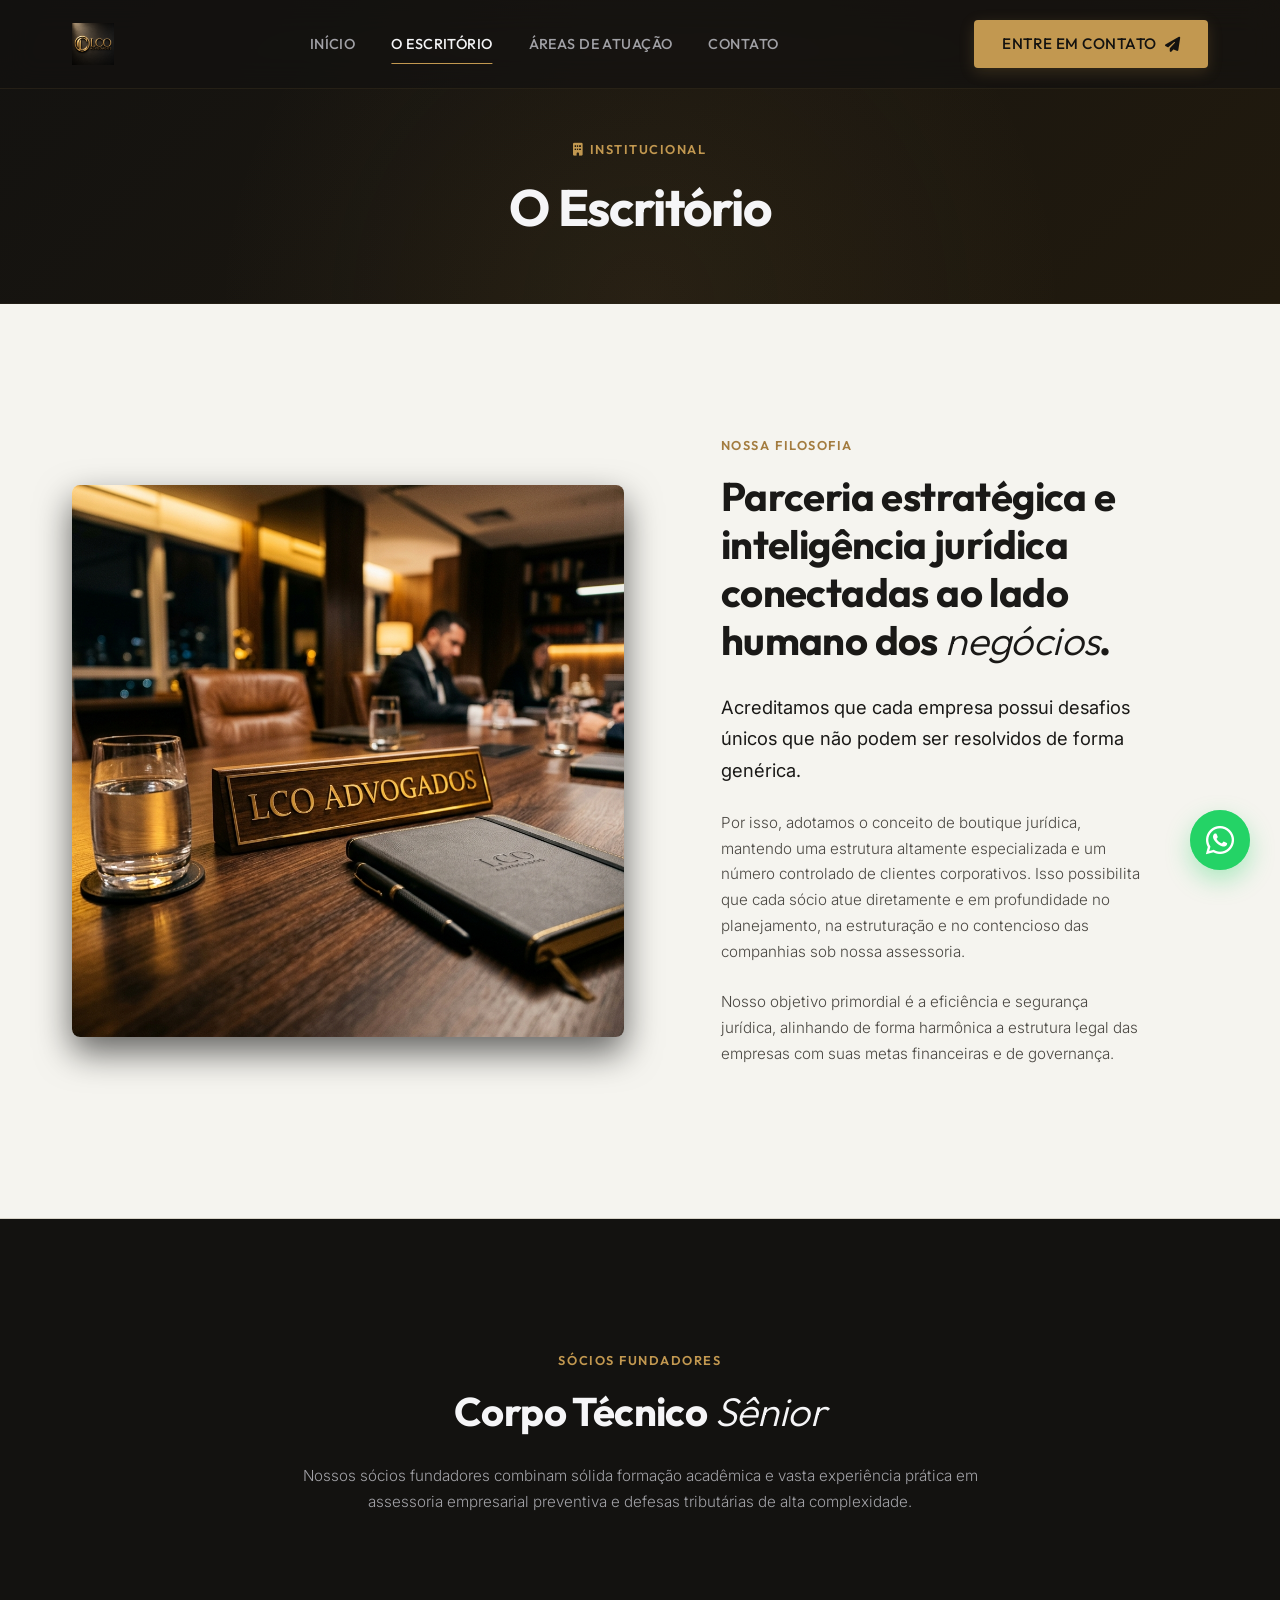
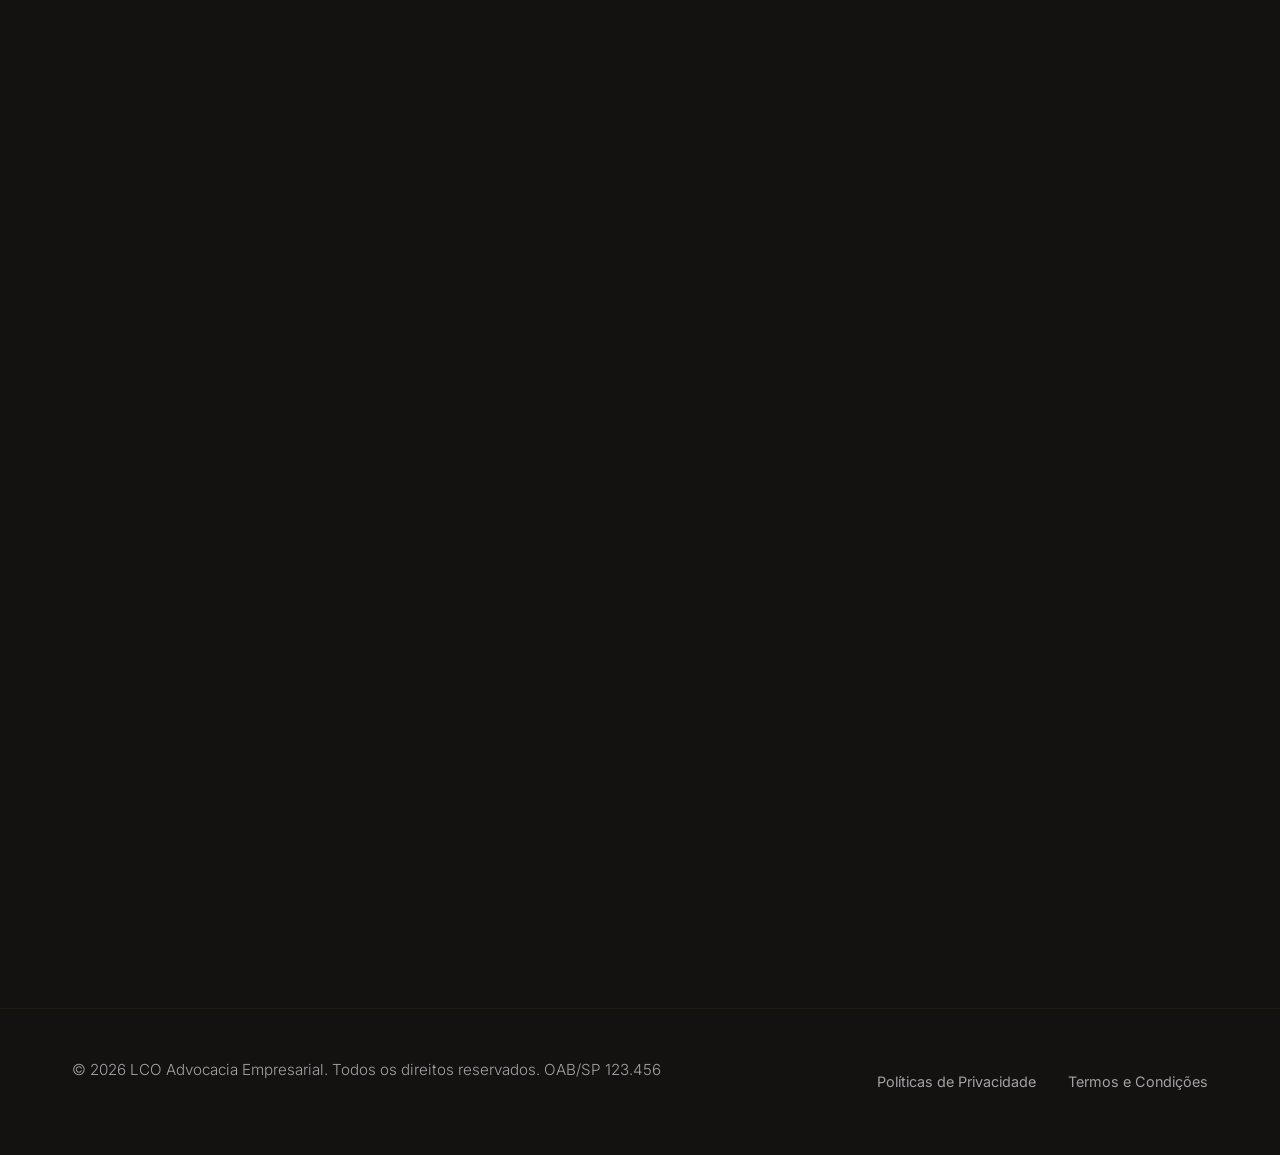
<file: sobre.html>
<!DOCTYPE html>
<html lang="pt-BR">
<head>
  <meta charset="UTF-8">
  <meta name="viewport" content="width=device-width, initial-scale=1.0">
  <meta name="description" content="Conheça os sócios fundadores da LCO Advocacia Empresarial, Dr. Luís Fernando e Dr. Rodrigo Alves, e nossa filosofia boutique de alta performance.">
  <title>O Escritório | LCO Advocacia Empresarial</title>
  
  <!-- Google Fonts: Outfit & Inter -->
  <link rel="preconnect" href="https://fonts.googleapis.com">
  <link rel="preconnect" href="https://fonts.gstatic.com" crossorigin>
  <link href="https://fonts.googleapis.com/css2?family=Outfit:wght@300;400;500;600;700;800&family=Inter:wght@300;400;500;600&display=swap" rel="stylesheet">
  
  <!-- FontAwesome Icons -->
  <link rel="stylesheet" href="https://cdnjs.cloudflare.com/ajax/libs/font-awesome/6.4.0/css/all.min.css" referrerpolicy="no-referrer" />
  
  <!-- Custom Styles -->
  <link rel="stylesheet" href="style.css">
</head>
<body>

  <!-- Header Fixo Premium com Barra Topo -->
  <header class="header transparent">
    <div class="header-top">
      <div class="container header-top-container">
        <div class="header-top-info">
          <a href="mailto:atendimento@advogadoslco.com.br"><i class="fa-solid fa-envelope"></i> atendimento@advogadoslco.com.br</a>
          <a href="tel:5511914548956"><i class="fa-solid fa-phone"></i> (11) 91454-8956</a>
        </div>
        <div class="header-top-social">
          <a href="https://linkedin.com/company/lco-advocacia" target="_blank" rel="noopener noreferrer" aria-label="LinkedIn"><i class="fa-brands fa-linkedin-in"></i></a>
          <a href="https://instagram.com/lco.advocacia" target="_blank" rel="noopener noreferrer" aria-label="Instagram"><i class="fa-brands fa-instagram"></i></a>
        </div>
      </div>
    </div>
    
    <div class="header-main">
      <div class="container header-container">
        <a href="index.html" class="logo-link" aria-label="LCO Advocacia Home">
          <img src="./Imagens/LCO 3D.png" alt="LCO Advocacia Empresarial" class="logo-img">
        </a>
        
        <!-- Navegação Principal Multipáginas -->
        <nav class="nav-menu" id="navMenu">
          <a href="index.html" class="nav-link">Início</a>
          <a href="sobre.html" class="nav-link active">O Escritório</a>
          <a href="atuacao.html" class="nav-link">Áreas de Atuação</a>
          <a href="contato.html" class="nav-link">Contato</a>
        </nav>
        
        <div class="header-actions">
          <a href="contato.html" class="btn btn-gold btn-nav">
            <span>Entre em Contato</span>
            <i class="fa-solid fa-paper-plane"></i>
          </a>
          
          <!-- Menu Hambúrguer Mobile -->
          <button class="mobile-menu-btn" id="mobileMenuBtn" aria-label="Abrir menu de navegação">
            <span class="hamburger-bar"></span>
            <span class="hamburger-bar"></span>
            <span class="hamburger-bar"></span>
          </button>
        </div>
      </div>
    </div>
  </header>

  <!-- Conteúdo Principal -->
  <main>
    
    <!-- Banner de Página -->
    <section class="page-banner">
      <div class="container">
        <span class="section-badge"><i class="fa-solid fa-building"></i> Institucional</span>
        <h1>O Escritório</h1>
      </div>
    </section>

    <!-- Resumo Institucional (Boutique Grid) -->
    <section class="subpage-container light-section" style="border-bottom: 1px solid rgba(98, 82, 46, 0.2); padding: 8rem 0;">
      <div class="container">
        <div class="boutique-grid">
          <div class="boutique-grid__media reveal">
            <img src="./Imagens/nossa_filosofia_lco.png" alt="Escritório LCO Advocacia" loading="lazy">
          </div>
          <div class="boutique-grid__text reveal delay-100">
            <span class="section-badge">Nossa Filosofia</span>
            <h2 class="section-title">Parceria estratégica e inteligência jurídica conectadas ao lado humano dos <span class="italic">negócios</span>.</h2>
            <p class="about-lead" style="font-size: 1.15rem; font-weight: 400; color: var(--text-primary); margin-bottom: 1.5rem;">
              Acreditamos que cada empresa possui desafios únicos que não podem ser resolvidos de forma genérica.
            </p>
            <p style="margin-bottom: 1.5rem;">
              Por isso, adotamos o conceito de boutique jurídica, mantendo uma estrutura altamente especializada e um número controlado de clientes corporativos. Isso possibilita que cada sócio atue diretamente e em profundidade no planejamento, na estruturação e no contencioso das companhias sob nossa assessoria.
            </p>
            <p>
              Nosso objetivo primordial é a eficiência e segurança jurídica, alinhando de forma harmônica a estrutura legal das empresas com suas metas financeiras e de governança.
            </p>
          </div>
        </div>
      </div>
    </section>

    <!-- Seção Quem Somos (Sócios) com Fotos Curadas -->
    <section class="lawyers-section" style="padding: 8rem 0;">
      <div class="container">
        <div class="text-center reveal">
          <span class="section-badge">Sócios Fundadores</span>
          <h2 class="section-title">Corpo Técnico <span class="italic">Sênior</span></h2>
          <p class="specialties-lead" style="margin: 0 auto 5rem; max-width: 700px; color: var(--text-secondary);">
            Nossos sócios fundadores combinam sólida formação acadêmica e vasta experiência prática em assessoria empresarial preventiva e defesas tributárias de alta complexidade.
          </p>
        </div>

        <div class="lawyers-grid">
          <!-- Card Luís Fernando -->
          <div class="lawyer-card reveal">
            <div class="lawyer-photo-frame">
              <img src="./Imagens/luis_partner.jpg" alt="Dr. Luís Fernando Costa Oliveira" class="lawyer-photo" loading="lazy">
            </div>
            <div class="lawyer-info">
              <h2 style="font-size: 2rem; font-weight: 400; margin-bottom: 0.5rem;">Luís Fernando <span class="italic">Costa Oliveira</span></h2>
              <div class="lawyer-role" style="color: var(--color-gold); font-family: var(--font-sec); font-size: 0.9rem; text-transform: uppercase; letter-spacing: 0.08em; margin-bottom: 0.25rem;">Advogado & Sócio Fundador</div>
              <div class="lawyer-oab" style="color: var(--text-secondary); font-size: 0.8rem; margin-bottom: 1.5rem;">OAB/SP 345.678</div>
              <p class="lawyer-bio" style="font-size: 0.95rem; line-height: 1.7;">
                Advogado com mais de 12 anos de experiência, especialista em Direito Empresarial e Tributário. Ao longo de sua carreira, desenvolveu ampla experiência prática na condução de conflitos familiares e societários. É certificado como conselheiro e capacitado em negociação e resolução de conflitos, apoiando ativamente empresas familiares em processos de sucessão e governança estrutural. É professor da Escola Superior de Advocacia (ESA), tendo ministrado diversos cursos práticos sobre investimentos em startups, contratos de vesting e holdings corporativas. Mantém formação e especialização contínua em ramos do Direito Tributário, Societário, Contratos e Planejamento Familiar.
              </p>
            </div>
          </div>

          <!-- Card Rodrigo Alves -->
          <div class="lawyer-card reveal delay-200" style="margin-top: 4rem;">
            <div class="lawyer-photo-frame">
              <img src="./Imagens/rodrigo_partner.jpg" alt="Dr. Rodrigo Alves Rezende Oliveira" class="lawyer-photo" loading="lazy">
            </div>
            <div class="lawyer-info">
              <h2 style="font-size: 2rem; font-weight: 400; margin-bottom: 0.5rem;">Rodrigo Alves <span class="italic">Rezende Oliveira</span></h2>
              <div class="lawyer-role" style="color: var(--color-gold); font-family: var(--font-sec); font-size: 0.9rem; text-transform: uppercase; letter-spacing: 0.08em; margin-bottom: 0.25rem;">Advogado & Sócio Fundador</div>
              <div class="lawyer-oab" style="color: var(--text-secondary); font-size: 0.8rem; margin-bottom: 1.5rem;">OAB/SP 456.789</div>
              <p class="lawyer-bio" style="font-size: 0.95rem; line-height: 1.7;">
                Advogado e consultor jurídico/tributário com mais de 17 anos de experiência de alta performance, especialista em Direito Tributário. É Procurador concursado da Fazenda do Município de Lagoa Santa (MG) e ex-conselheiro do Conselho de Recursos Fiscais municipal, com notória experiência no julgamento e representação de processos administrativos complexos envolvendo contribuintes. Possui sólida e profunda experiência prática e técnica na gestão de questões fiscais complexas, atuando de forma estratégica em processos judiciais e administrativos e elaboração de pareceres técnicos, integrando com rigor a contabilidade tributária às soluções jurídicas. É professor na Escola Superior de Advocacia de São Paulo (ESA/SP).
              </p>
            </div>
          </div>
      </div>
    </section>

  </main>

  <!-- Botão Flutuante do WhatsApp -->
  <a href="https://wa.me/5511914548956" class="whatsapp-float" target="_blank" rel="noopener noreferrer" aria-label="Falar pelo WhatsApp">
    <div class="whatsapp-float-pulse"></div>
    <i class="fa-brands fa-whatsapp"></i>
  </a>

  <!-- Rodapé Institucional -->
  <footer class="footer">
    <div class="container footer-container">
      <p>&copy; 2026 LCO Advocacia Empresarial. Todos os direitos reservados. OAB/SP 123.456</p>
      <div class="footer-links">
        <a href="privacidade.html">Políticas de Privacidade</a>
        <a href="termos.html">Termos e Condições</a>
      </div>
    </div>
  </footer>

  <!-- Custom Script -->
  <script src="script.js" defer></script>
</body>
</html>
</file>
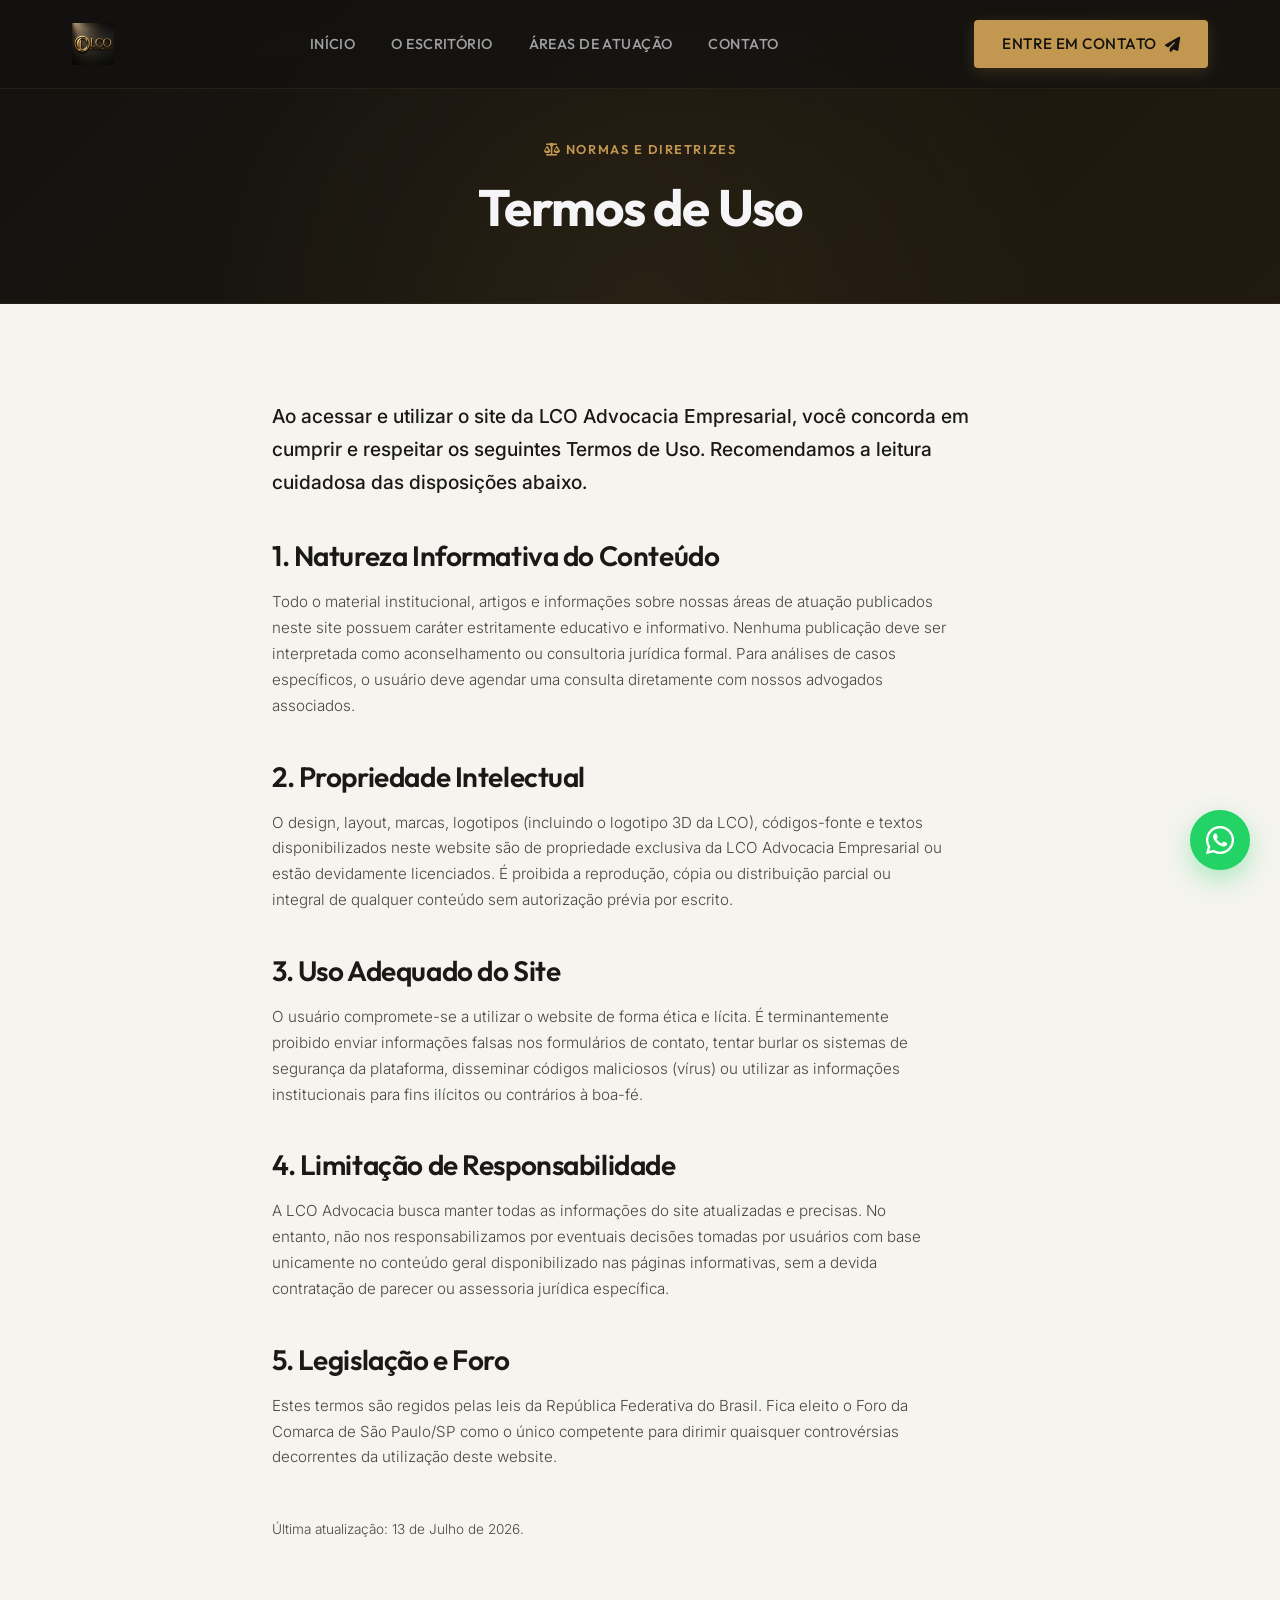
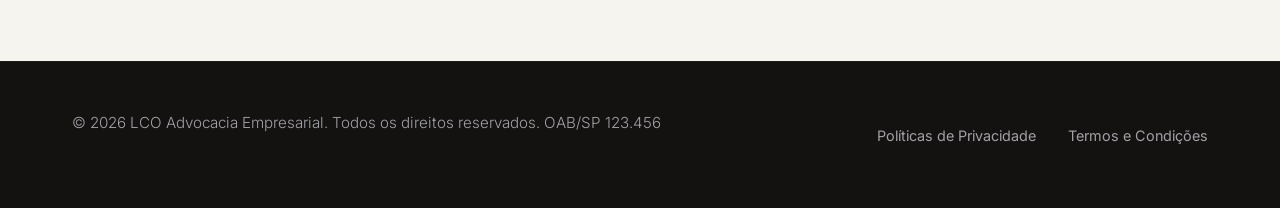
<file: termos.html>
<!DOCTYPE html>
<html lang="pt-BR">
<head>
  <meta charset="UTF-8">
  <meta name="viewport" content="width=device-width, initial-scale=1.0">
  <meta name="description" content="Termos de Uso - LCO Advocacia Empresarial. Regras e diretrizes para utilização de nossos canais institucionais e consultas online.">
  <title>Termos de Uso | LCO Advocacia Empresarial</title>
  
  <!-- Google Fonts: Outfit & Inter -->
  <link rel="preconnect" href="https://fonts.googleapis.com">
  <link rel="preconnect" href="https://fonts.gstatic.com" crossorigin>
  <link href="https://fonts.googleapis.com/css2?family=Outfit:wght@300;400;500;600;700;800&family=Inter:wght@300;400;500;600&display=swap" rel="stylesheet">
  
  <!-- FontAwesome Icons -->
  <link rel="stylesheet" href="https://cdnjs.cloudflare.com/ajax/libs/font-awesome/6.4.0/css/all.min.css" referrerpolicy="no-referrer" />
  
  <!-- Custom Styles -->
  <link rel="stylesheet" href="style.css">
</head>
<body>

  <!-- Header Fixo Premium com Barra Topo -->
  <header class="header transparent">
    <div class="header-top">
      <div class="container header-top-container">
        <div class="header-top-info">
          <a href="mailto:atendimento@advogadoslco.com.br"><i class="fa-solid fa-envelope"></i> atendimento@advogadoslco.com.br</a>
          <a href="tel:5511914548956"><i class="fa-solid fa-phone"></i> (11) 91454-8956</a>
        </div>
        <div class="header-top-social">
          <a href="https://linkedin.com/company/lco-advocacia" target="_blank" rel="noopener noreferrer" aria-label="LinkedIn"><i class="fa-brands fa-linkedin-in"></i></a>
          <a href="https://instagram.com/lco.advocacia" target="_blank" rel="noopener noreferrer" aria-label="Instagram"><i class="fa-brands fa-instagram"></i></a>
        </div>
      </div>
    </div>
    
    <div class="header-main">
      <div class="container header-container">
        <a href="index.html" class="logo-link" aria-label="LCO Advocacia Home">
          <img src="./Imagens/LCO 3D.png" alt="LCO Advocacia Empresarial" class="logo-img">
        </a>
        
        <!-- Navegação Principal Multipáginas -->
        <nav class="nav-menu" id="navMenu">
          <a href="index.html" class="nav-link">Início</a>
          <a href="sobre.html" class="nav-link">O Escritório</a>
          <a href="atuacao.html" class="nav-link">Áreas de Atuação</a>
          <a href="contato.html" class="nav-link">Contato</a>
        </nav>
        
        <div class="header-actions">
          <a href="contato.html" class="btn btn-gold btn-nav">
            <span>Entre em Contato</span>
            <i class="fa-solid fa-paper-plane"></i>
          </a>
          
          <!-- Menu Hambúrguer Mobile -->
          <button class="mobile-menu-btn" id="mobileMenuBtn" aria-label="Abrir menu de navegação">
            <span class="hamburger-bar"></span>
            <span class="hamburger-bar"></span>
            <span class="hamburger-bar"></span>
          </button>
        </div>
      </div>
    </div>
  </header>

  <!-- Conteúdo Principal -->
  <main>
    
    <!-- Banner de Página -->
    <section class="page-banner">
      <div class="container">
        <span class="section-badge"><i class="fa-solid fa-scale-balanced"></i> Normas e Diretrizes</span>
        <h1>Termos de Uso</h1>
      </div>
    </section>

    <!-- Conteúdo dos Termos de Uso -->
    <section class="subpage-container light-section" style="padding: 6rem 0;">
      <div class="container" style="max-width: 800px; margin: 0 auto;">
        
        <p class="about-lead" style="font-size: 1.2rem; font-weight: 500; line-height: 1.7; margin-bottom: 2rem;">
          Ao acessar e utilizar o site da LCO Advocacia Empresarial, você concorda em cumprir e respeitar os seguintes Termos de Uso. Recomendamos a leitura cuidadosa das disposições abaixo.
        </p>

        <h2 style="font-size: 1.75rem; font-weight: 600; margin: 2.5rem 0 1rem;">1. Natureza Informativa do Conteúdo</h2>
        <p>
          Todo o material institucional, artigos e informações sobre nossas áreas de atuação publicados neste site possuem caráter estritamente educativo e informativo. Nenhuma publicação deve ser interpretada como aconselhamento ou consultoria jurídica formal. Para análises de casos específicos, o usuário deve agendar uma consulta diretamente com nossos advogados associados.
        </p>

        <h2 style="font-size: 1.75rem; font-weight: 600; margin: 2.5rem 0 1rem;">2. Propriedade Intelectual</h2>
        <p>
          O design, layout, marcas, logotipos (incluindo o logotipo 3D da LCO), códigos-fonte e textos disponibilizados neste website são de propriedade exclusiva da LCO Advocacia Empresarial ou estão devidamente licenciados. É proibida a reprodução, cópia ou distribuição parcial ou integral de qualquer conteúdo sem autorização prévia por escrito.
        </p>

        <h2 style="font-size: 1.75rem; font-weight: 600; margin: 2.5rem 0 1rem;">3. Uso Adequado do Site</h2>
        <p>
          O usuário compromete-se a utilizar o website de forma ética e lícita. É terminantemente proibido enviar informações falsas nos formulários de contato, tentar burlar os sistemas de segurança da plataforma, disseminar códigos maliciosos (vírus) ou utilizar as informações institucionais para fins ilícitos ou contrários à boa-fé.
        </p>

        <h2 style="font-size: 1.75rem; font-weight: 600; margin: 2.5rem 0 1rem;">4. Limitação de Responsabilidade</h2>
        <p>
          A LCO Advocacia busca manter todas as informações do site atualizadas e precisas. No entanto, não nos responsabilizamos por eventuais decisões tomadas por usuários com base unicamente no conteúdo geral disponibilizado nas páginas informativas, sem a devida contratação de parecer ou assessoria jurídica específica.
        </p>

        <h2 style="font-size: 1.75rem; font-weight: 600; margin: 2.5rem 0 1rem;">5. Legislação e Foro</h2>
        <p>
          Estes termos são regidos pelas leis da República Federativa do Brasil. Fica eleito o Foro da Comarca de São Paulo/SP como o único competente para dirimir quaisquer controvérsias decorrentes da utilização deste website.
        </p>

        <p style="margin-top: 3rem; font-size: 0.85rem; color: #4a4742;">
          Última atualização: 13 de Julho de 2026.
        </p>
      </div>
    </section>

  </main>

  <!-- Botão Flutuante do WhatsApp -->
  <a href="https://wa.me/5511914548956" class="whatsapp-float" target="_blank" rel="noopener noreferrer" aria-label="Falar pelo WhatsApp">
    <div class="whatsapp-float-pulse"></div>
    <i class="fa-brands fa-whatsapp"></i>
  </a>

  <!-- Rodapé Institucional -->
  <footer class="footer">
    <div class="container footer-container">
      <p>&copy; 2026 LCO Advocacia Empresarial. Todos os direitos reservados. OAB/SP 123.456</p>
      <div class="footer-links">
        <a href="privacidade.html">Políticas de Privacidade</a>
        <a href="termos.html">Termos e Condições</a>
      </div>
    </div>
  </footer>

  <!-- Custom Script -->
  <script src="script.js" defer></script>
</body>
</html>
</file>
<file: style.css>
@import url('https://fonts.googleapis.com/css2?family=Outfit:wght@300;400;500;600;700;800&family=Inter:wght@300;400;500;600&display=swap');

:root {
  /* Paleta de Cores Oficial - LCO Advocacia */
  --bg-primary: #131210;       /* Grafite Escuro Quente */
  --bg-secondary: #211a0e;     /* Grafite Escuro Médio */
  --color-gold: #c29850;       /* Dourado Metálico Principal (Destaque) */
  --color-gold-hover: #b69756; /* Dourado Suave (Hover/Realces) */
  --color-bronze: #62522e;     /* Bronze Profundo (Bordas e divisores) */
  --text-primary: #f5f5f7;     /* Off-White (Texto Principal) */
  --text-secondary: #a1a1a6;   /* Cinza Claro (Texto Secundário) */

  /* Tipografia */
  --font-main: 'Outfit', sans-serif;
  --font-sec: 'Inter', sans-serif;

  /* Transições e Animações */
  --transition-fast: 0.2s ease;
  --transition-normal: 0.35s cubic-bezier(0.16, 1, 0.3, 1);
  --transition-slow: 0.6s cubic-bezier(0.16, 1, 0.3, 1);

  /* Elementos de Layout */
  --border-radius-sm: 4px;
  --border-radius-md: 8px;
  --border-radius-lg: 16px;
  --border-radius-full: 9999px;
  
  --border-subtle: 1px solid rgba(194, 152, 80, 0.15);
  --shadow-premium: 0 15px 35px rgba(0, 0, 0, 0.6);
}

/* Reset Global */
*, *::before, *::after {
  box-sizing: border-box;
  margin: 0;
  padding: 0;
}

html {
  scroll-behavior: smooth;
  font-size: 16px;
  -webkit-text-size-adjust: 100%;
}

body {
  background-color: var(--bg-primary);
  color: var(--text-primary);
  font-family: var(--font-main);
  line-height: 1.6;
  -webkit-font-smoothing: antialiased;
  -moz-osx-font-smoothing: grayscale;
  overflow-x: hidden;
}

/* Estilos de Tipografia */
h1, h2, h3, h4, h5, h6 {
  color: var(--text-primary);
  font-weight: 600;
  line-height: 1.25;
  letter-spacing: -0.01em;
}

h1 {
  font-size: clamp(2.5rem, 5vw, 4rem);
  font-weight: 700;
  letter-spacing: -0.025em;
  margin-bottom: 1.5rem;
}

h2 {
  font-size: clamp(2rem, 4vw, 2.75rem);
  font-weight: 600;
  letter-spacing: -0.015em;
  margin-bottom: 1.25rem;
}

h3 {
  font-size: clamp(1.35rem, 2.5vw, 1.75rem);
  font-weight: 500;
  margin-bottom: 1rem;
}

p {
  color: var(--text-secondary);
  font-family: var(--font-sec);
  font-size: clamp(0.95rem, 1vw, 1.05rem);
  font-weight: 300;
  margin-bottom: 1.5rem;
  max-width: 75ch;
  line-height: 1.7;
}

/* Links e Elementos Interativos */
a {
  color: inherit;
  text-decoration: none;
  transition: color var(--transition-fast), border-color var(--transition-fast);
}

button, 
.btn,
input[type="submit"],
input[type="button"] {
  cursor: pointer;
  font-family: var(--font-main);
  font-size: 0.95rem;
  font-weight: 500;
  border: none;
  background: none;
  outline: none;
  display: inline-flex;
  align-items: center;
  justify-content: center;
  transition: background-color var(--transition-normal), 
              color var(--transition-normal), 
              border-color var(--transition-normal), 
              transform var(--transition-normal),
              box-shadow var(--transition-normal);
}

button:focus-visible,
a:focus-visible,
input:focus-visible,
textarea:focus-visible {
  outline: 2px solid var(--color-gold);
  outline-offset: 4px;
}

::-webkit-selection {
  background-color: var(--color-gold);
  color: var(--bg-primary);
}
::selection {
  background-color: var(--color-gold);
  color: var(--bg-primary);
}

/* Layout Base */
.container {
  width: 100%;
  max-width: 1200px;
  margin: 0 auto;
  padding: 0 2rem;
}

@media (max-width: 768px) {
  .container {
    padding: 0 1.25rem;
  }
}

/* Botões Premium */
.btn {
  padding: 0.75rem 1.75rem;
  border-radius: var(--border-radius-sm);
  font-weight: 500;
  gap: 0.5rem;
  letter-spacing: 0.03em;
  text-transform: uppercase;
}

.btn-large {
  padding: 1rem 2.25rem;
  font-size: 1rem;
}

.btn-gold {
  background-color: var(--color-gold);
  color: var(--bg-primary);
  box-shadow: 0 4px 15px rgba(194, 152, 80, 0.2);
}

.btn-gold:hover {
  background-color: var(--color-gold-hover);
  transform: translateY(-2px);
  box-shadow: 0 6px 20px rgba(194, 152, 80, 0.3);
}

.btn-outline {
  border: 1px solid var(--color-bronze);
  color: var(--text-primary);
}

.btn-outline:hover {
  border-color: var(--color-gold);
  background-color: rgba(194, 152, 80, 0.05);
  color: var(--color-gold);
  transform: translateY(-2px);
}

.section-badge {
  display: inline-block;
  color: var(--color-gold);
  font-size: 0.8rem;
  font-weight: 600;
  text-transform: uppercase;
  letter-spacing: 0.12em;
  margin-bottom: 1rem;
}

.section-title {
  font-size: clamp(2rem, 3.5vw, 2.5rem);
  font-weight: 700;
  line-height: 1.2;
  margin-bottom: 1.75rem;
}

.text-center {
  text-align: center;
}

/* ==========================================================================
   Header com Barra de Informações do Topo
   ========================================================================== */
.header {
  position: fixed;
  top: 0;
  left: 0;
  width: 100%;
  z-index: 1000;
  transition: transform var(--transition-normal), background-color var(--transition-normal);
}

.header-top {
  background-color: rgba(19, 18, 16, 0.95);
  border-bottom: 1px solid rgba(98, 82, 46, 0.2);
  font-size: 0.8rem;
  padding: 0.5rem 0;
  color: var(--text-secondary);
  font-family: var(--font-sec);
  transition: height var(--transition-normal), opacity var(--transition-normal);
}

.header-top-container {
  display: flex;
  justify-content: space-between;
  align-items: center;
}

.header-top-info {
  display: flex;
  gap: 2rem;
}

.header-top-info a {
  display: flex;
  align-items: center;
  gap: 0.5rem;
}

.header-top-info a:hover {
  color: var(--color-gold);
}

.header-top-social {
  display: flex;
  gap: 1rem;
}

.header-top-social a {
  transition: color var(--transition-fast);
}

.header-top-social a:hover {
  color: var(--color-gold);
}

.header-main {
  padding: 1.25rem 0;
  background-color: rgba(19, 18, 16, 0.7);
  backdrop-filter: blur(16px);
  -webkit-backdrop-filter: blur(16px);
  border-bottom: 1px solid rgba(194, 152, 80, 0.1);
  transition: padding var(--transition-normal), background-color var(--transition-normal);
}

.header-container {
  display: flex;
  align-items: center;
  justify-content: space-between;
}

.logo-img {
  height: 42px;
  width: auto;
  display: block;
}

.nav-menu {
  display: flex;
  align-items: center;
  gap: 2.25rem;
}

.nav-link {
  font-size: 0.9rem;
  font-weight: 500;
  color: var(--text-secondary);
  position: relative;
  padding: 0.5rem 0;
  letter-spacing: 0.03em;
  text-transform: uppercase;
}

.nav-link::after {
  content: '';
  position: absolute;
  bottom: 0;
  left: 50%;
  transform: translateX(-50%);
  width: 0;
  height: 1px;
  background-color: var(--color-gold);
  transition: width var(--transition-normal);
}

.nav-link:hover,
.nav-link.active {
  color: var(--text-primary);
}

.nav-link:hover::after,
.nav-link.active::after {
  width: 100%;
}

.header-actions {
  display: flex;
  align-items: center;
  gap: 1rem;
}

.mobile-menu-btn {
  display: none;
  font-size: 1.5rem;
  color: var(--text-primary);
  padding: 0.5rem;
}

/* Colapso no scroll */
.header.header-scrolled {
  box-shadow: 0 10px 30px rgba(0, 0, 0, 0.4);
}

.header.header-scrolled .header-top {
  display: none;
}

.header.header-scrolled .header-main {
  padding: 0.75rem 0;
  background-color: rgba(19, 18, 16, 0.95);
  border-bottom-color: rgba(194, 152, 80, 0.2);
}

/* ==========================================================================
   Hero Section Reestruturado
   ========================================================================== */
.hero {
  position: relative;
  min-height: 100vh;
  display: flex;
  align-items: center;
  padding-top: 140px;
  overflow: hidden;
  background: radial-gradient(circle at 80% 20%, rgba(194, 152, 80, 0.06) 0%, transparent 50%),
              linear-gradient(135deg, var(--bg-primary) 0%, var(--bg-secondary) 100%);
}

.hero-grid {
  display: grid;
  grid-template-columns: 1.2fr 1fr;
  gap: 4rem;
  align-items: center;
  width: 100%;
}

.hero-content {
  display: flex;
  flex-direction: column;
  align-items: flex-start;
}

.hero-badge {
  display: inline-flex;
  align-items: center;
  background-color: rgba(194, 152, 80, 0.08);
  border: 1px solid rgba(194, 152, 80, 0.25);
  color: var(--color-gold);
  padding: 0.5rem 1.25rem;
  border-radius: var(--border-radius-full);
  font-size: 0.8rem;
  font-weight: 500;
  letter-spacing: 0.05em;
  text-transform: uppercase;
  margin-bottom: 1.75rem;
}

.hero-title {
  font-size: clamp(2.2rem, 4.5vw, 3.5rem);
  line-height: 1.25;
  margin-bottom: 1.5rem;
}

.highlight-gold {
  color: var(--color-gold);
  text-shadow: 0 0 40px rgba(194, 152, 80, 0.2);
}

.hero-description {
  font-size: clamp(0.95rem, 1.1vw, 1.1rem);
  line-height: 1.7;
  margin-bottom: 2.5rem;
}

.hero-actions-container {
  display: flex;
  align-items: center;
  gap: 2rem;
  flex-wrap: wrap;
}

.hero-phone-cta {
  display: flex;
  align-items: center;
  gap: 0.75rem;
  font-family: var(--font-main);
}

.hero-phone-cta .phone-icon-box {
  width: 45px;
  height: 45px;
  border-radius: 50%;
  border: 1px solid var(--color-bronze);
  color: var(--color-gold);
  display: flex;
  align-items: center;
  justify-content: center;
  font-size: 1.1rem;
}

.hero-phone-cta .phone-details span {
  display: block;
  font-size: 0.75rem;
  color: var(--text-secondary);
}

.hero-phone-cta .phone-details h4 {
  font-size: 1.05rem;
  font-weight: 600;
  color: var(--text-primary);
}

.hero-image-wrapper {
  position: relative;
  display: flex;
  justify-content: center;
  align-items: center;
}

.hero-img {
  max-width: 100%;
  height: auto;
  border-radius: var(--border-radius-lg);
  border: 1px solid rgba(194, 152, 80, 0.25);
  box-shadow: var(--shadow-premium);
  mask-image: linear-gradient(to bottom, black 85%, transparent 100%);
  -webkit-mask-image: linear-gradient(to bottom, black 85%, transparent 100%);
}

.hero-glow {
  position: absolute;
  width: 120%;
  height: 120%;
  background: radial-gradient(circle, rgba(194, 152, 80, 0.08) 0%, transparent 60%);
  pointer-events: none;
  z-index: -1;
}

/* ==========================================================================
   Seção Resumo do Escritório (Home)
   ========================================================================== */
.about-summary {
  padding: 8rem 0;
  background-color: var(--bg-secondary);
  position: relative;
}

.about-summary-grid {
  display: grid;
  grid-template-columns: 1.2fr 1fr;
  gap: 5rem;
  align-items: center;
}

.about-summary-text .about-lead {
  font-size: 1.2rem;
  color: var(--text-primary);
  font-weight: 400;
  border-left: 3px solid var(--color-gold);
  padding-left: 1.25rem;
  margin-bottom: 1.75rem;
}

.about-summary-visual {
  display: flex;
  justify-content: center;
}

.summary-circle-frame {
  position: relative;
  width: 380px;
  height: 380px;
  border-radius: 50%;
  padding: 8px;
  background: linear-gradient(135deg, var(--color-bronze) 0%, rgba(98, 82, 46, 0.1) 100%);
  box-shadow: var(--shadow-premium);
}

.summary-circle-frame::before {
  content: '';
  position: absolute;
  inset: 0;
  border: 1px solid rgba(194, 152, 80, 0.3);
  border-radius: 50%;
  pointer-events: none;
  margin: 4px;
}

.summary-img {
  width: 100%;
  height: 100%;
  object-fit: cover;
  border-radius: 50%;
  display: block;
}

/* ==========================================================================
   Nossas Soluções (Especialidades na Home)
   ========================================================================== */
.solutions-section {
  padding: 8rem 0;
  background-color: var(--bg-primary);
}

.solutions-grid {
  display: grid;
  grid-template-columns: repeat(2, 1fr);
  gap: 2.5rem;
  margin-top: 4rem;
}

.solution-card {
  position: relative;
  background: rgba(23, 20, 15, 0.5);
  backdrop-filter: blur(12px);
  -webkit-backdrop-filter: blur(12px);
  border: 1px solid rgba(194, 152, 80, 0.15);
  border-radius: var(--border-radius-lg);
  padding: 3.5rem 3rem;
  overflow: hidden;
  transition: transform var(--transition-normal), 
              border-color var(--transition-normal), 
              box-shadow var(--transition-normal),
              background var(--transition-normal);
  display: flex;
  flex-direction: column;
  align-items: flex-start;
  z-index: 1;
  box-shadow: 0 8px 32px 0 rgba(0, 0, 0, 0.3);
}

.solution-card:hover {
  transform: scale(1.02) translateY(-8px);
  border-color: var(--color-gold);
  background: rgba(23, 20, 15, 0.8);
  box-shadow: 0 20px 40px rgba(0, 0, 0, 0.5), 
              0 0 30px rgba(194, 152, 80, 0.15);
}

.solution-glow {
  position: absolute;
  bottom: 0;
  left: 50%;
  transform: translateX(-50%) translateY(50%);
  width: 150%;
  height: 150%;
  background: radial-gradient(circle, rgba(194, 152, 80, 0.12) 0%, transparent 70%);
  opacity: 0;
  transition: opacity var(--transition-slow);
  pointer-events: none;
  z-index: -1;
}

.solution-card:hover .solution-glow {
  opacity: 1;
}

.solution-icon {
  font-size: 2.5rem;
  color: var(--color-gold);
  margin-bottom: 2rem;
  transition: transform var(--transition-normal);
}

.solution-card:hover .solution-icon {
  transform: scale(1.1);
}

.solution-card h3 {
  font-size: 1.5rem;
  font-weight: 600;
  margin-bottom: 1.25rem;
}

.solution-card p {
  font-size: 1rem;
  color: var(--text-secondary);
  margin-bottom: 2rem;
}

.solution-link {
  color: var(--color-gold);
  font-size: 0.9rem;
  font-weight: 600;
  text-transform: uppercase;
  letter-spacing: 0.05em;
  display: inline-flex;
  align-items: center;
  gap: 0.5rem;
  margin-top: auto;
}

.solution-link i {
  transition: transform var(--transition-fast);
}

.solution-card:hover .solution-link i {
  transform: translateX(5px);
}

/* ==========================================================================
   Banners das Páginas Internas (Breadcrumbs)
   ========================================================================== */
.page-banner {
  padding: 8.5rem 0 3rem;
  background: radial-gradient(circle at 50% 100%, rgba(194, 152, 80, 0.08) 0%, transparent 60%),
              linear-gradient(135deg, var(--bg-primary) 0%, var(--bg-secondary) 100%);
  border-bottom: 1px solid rgba(98, 82, 46, 0.2);
  text-align: center;
}

.page-banner h1 {
  font-size: clamp(2.2rem, 5vw, 3.2rem);
  margin-bottom: 1rem;
  font-weight: 700;
}

.breadcrumb {
  display: flex;
  justify-content: center;
  align-items: center;
  gap: 0.5rem;
  font-family: var(--font-sec);
  font-size: 0.9rem;
  color: var(--text-secondary);
}

.breadcrumb a {
  transition: color var(--transition-fast);
}

.breadcrumb a:hover {
  color: var(--color-gold);
}

.breadcrumb span {
  color: var(--color-gold);
}

.subpage-container {
  padding: 8rem 0;
}

/* ==========================================================================
   Estilos específicos de sobre.html (Apresentação Sócios)
   ========================================================================== */
.lawyers-section {
  padding: 8rem 0;
  background-color: var(--bg-primary);
}

.lawyers-grid {
  display: grid;
  grid-template-columns: repeat(2, 1fr);
  gap: 4rem;
  margin-top: 4rem;
}

.lawyer-card {
  background: rgba(23, 20, 15, 0.4);
  backdrop-filter: blur(8px);
  -webkit-backdrop-filter: blur(8px);
  border: 1px solid rgba(194, 152, 80, 0.15);
  border-radius: var(--border-radius-lg);
  padding: 4rem 3rem;
  box-shadow: var(--shadow-premium);
  display: flex;
  flex-direction: column;
  align-items: center;
  gap: 2rem;
  transition: transform var(--transition-normal), border-color var(--transition-normal);
}

.lawyer-card:hover {
  transform: translateY(-5px);
  border-color: var(--color-gold);
}

.lawyer-photo-frame {
  position: relative;
  width: 180px;
  height: 180px;
  border-radius: 50%;
  padding: 5px;
  background: linear-gradient(135deg, var(--color-gold) 0%, var(--color-bronze) 100%);
  box-shadow: var(--shadow-premium);
}

.lawyer-photo {
  width: 100%;
  height: 100%;
  object-fit: cover;
  object-position: top;
  border-radius: 50%;
  display: block;
}

.lawyer-info {
  text-align: center;
  width: 100%;
}

.lawyer-info h2 {
  font-size: 1.6rem;
  margin-bottom: 0.25rem;
}

.lawyer-role {
  color: var(--color-gold);
  font-size: 0.85rem;
  text-transform: uppercase;
  letter-spacing: 0.1em;
  margin-bottom: 0.5rem;
  font-weight: 600;
}

.lawyer-oab {
  font-size: 0.85rem;
  color: var(--text-secondary);
  margin-bottom: 1.5rem;
  font-family: var(--font-sec);
}

.lawyer-bio {
  font-size: 0.95rem;
  line-height: 1.7;
  color: var(--text-secondary);
  text-align: justify;
}

/* ==========================================================================
   Estilos específicos de atuacao.html (Pilares e Clientes)
   ========================================================================== */
.atuacao-details {
  background-color: var(--bg-primary);
}

.atuacao-list {
  display: flex;
  flex-direction: column;
  gap: 4rem;
}

.atuacao-item {
  display: grid;
  grid-template-columns: 1fr 1.5fr;
  gap: 4rem;
  padding: 4rem;
  background: rgba(23, 20, 15, 0.35);
  backdrop-filter: blur(8px);
  -webkit-backdrop-filter: blur(8px);
  border: 1px solid rgba(194, 152, 80, 0.15);
  border-radius: var(--border-radius-lg);
  box-shadow: var(--shadow-premium);
}

.atuacao-title-box {
  display: flex;
  flex-direction: column;
  align-items: flex-start;
}

.atuacao-icon {
  font-size: 3rem;
  color: var(--color-gold);
  margin-bottom: 1.5rem;
}

.atuacao-title-box h2 {
  font-size: 1.85rem;
  line-height: 1.3;
}

.atuacao-content-box {
  display: flex;
  flex-direction: column;
}

.atuacao-content-box p {
  font-size: 1.05rem;
  margin-bottom: 2rem;
}

.atuacao-features-grid {
  display: grid;
  grid-template-columns: repeat(2, 1fr);
  gap: 1.25rem;
}

.atuacao-feature-item {
  display: flex;
  align-items: center;
  gap: 0.75rem;
  font-family: var(--font-sec);
  font-size: 0.95rem;
  color: var(--text-primary);
}

.atuacao-feature-item i {
  color: var(--color-gold);
  font-size: 0.8rem;
}

.clients-section {
  padding: 8rem 0;
  background-color: var(--bg-secondary);
}

.clients-grid {
  display: grid;
  grid-template-columns: repeat(4, 1fr);
  gap: 2rem;
  margin-top: 4rem;
}

.client-card {
  background-color: var(--bg-primary);
  border: 1px solid rgba(98, 82, 46, 0.2);
  border-radius: var(--border-radius-md);
  padding: 2.5rem 2rem;
  transition: all var(--transition-normal);
  text-align: center;
}

.client-card:hover {
  transform: translateY(-5px);
  border-color: var(--color-gold);
  box-shadow: 0 15px 30px rgba(0, 0, 0, 0.4);
}

.client-icon {
  font-size: 2.25rem;
  color: var(--color-gold);
  margin-bottom: 1.5rem;
}

.client-card h3 {
  font-size: 1.2rem;
  margin-bottom: 1rem;
}

.client-card p {
  font-size: 0.875rem;
  color: var(--text-secondary);
  line-height: 1.6;
  margin-bottom: 0;
}

/* ==========================================================================
   Seção Contato (Página e Formulário)
   ========================================================================== */
.contact-grid {
  display: grid;
  grid-template-columns: 1.1fr 1.3fr;
  gap: 5rem;
  align-items: flex-start;
}

.info-items {
  display: flex;
  flex-direction: column;
  gap: 2.25rem;
  margin: 3rem 0;
}

.info-item {
  display: flex;
  align-items: flex-start;
  gap: 1.25rem;
}

.info-icon {
  width: 50px;
  height: 50px;
  background-color: rgba(194, 152, 80, 0.08);
  border: 1px solid rgba(194, 152, 80, 0.2);
  border-radius: var(--border-radius-md);
  display: flex;
  align-items: center;
  justify-content: center;
  color: var(--color-gold);
  font-size: 1.25rem;
  flex-shrink: 0;
  transition: transform var(--transition-normal), border-color var(--transition-normal);
}

.info-item:hover .info-icon {
  transform: translateY(-3px);
  border-color: var(--color-gold);
}

.info-text h3 {
  font-size: 1.1rem;
  font-weight: 600;
  margin-bottom: 0.25rem;
}

.info-text p {
  font-size: 0.95rem;
  color: var(--text-secondary);
  margin-bottom: 0;
  font-family: var(--font-sec);
}

.contact-social {
  display: flex;
  gap: 1rem;
}

.contact-social a {
  width: 40px;
  height: 40px;
  border: 1px solid var(--color-bronze);
  border-radius: var(--border-radius-sm);
  display: flex;
  align-items: center;
  justify-content: center;
  color: var(--text-secondary);
  font-size: 1rem;
  transition: all var(--transition-normal);
}

.contact-social a:hover {
  border-color: var(--color-gold);
  color: var(--color-gold);
  background-color: rgba(194, 152, 80, 0.05);
  transform: translateY(-3px);
}

.contact-form-wrapper {
  background-color: var(--bg-secondary);
  border: 1px solid rgba(98, 82, 46, 0.2);
  border-radius: var(--border-radius-lg);
  padding: 3.5rem 3rem;
  box-shadow: var(--shadow-premium);
}

.contact-form {
  display: flex;
  flex-direction: column;
  gap: 1.75rem;
}

.form-group {
  display: flex;
  flex-direction: column;
  gap: 0.5rem;
}

.form-group label {
  font-size: 0.8rem;
  font-weight: 500;
  color: var(--text-primary);
  text-transform: uppercase;
  letter-spacing: 0.05em;
}

.form-group input,
.form-group textarea {
  background-color: var(--bg-primary);
  border: 1px solid var(--color-bronze);
  color: var(--text-primary);
  font-family: var(--font-sec);
  font-size: 0.95rem;
  padding: 1rem 1.25rem;
  border-radius: var(--border-radius-sm);
  outline: none;
  transition: border-color var(--transition-normal), 
              box-shadow var(--transition-normal),
              background-color var(--transition-normal);
}

.form-group input::placeholder,
.form-group textarea::placeholder {
  color: #55524c;
}

.form-group input:focus,
.form-group textarea:focus {
  border-color: var(--color-gold);
  box-shadow: 0 0 15px rgba(194, 152, 80, 0.25), inset 0 0 10px rgba(194, 152, 80, 0.05);
  background-color: rgba(33, 26, 14, 0.9);
}

.contact-form .btn {
  width: 100%;
  margin-top: 0.5rem;
}

/* ==========================================================================
   Botão Flutuante do WhatsApp & Rodapé
   ========================================================================== */
.whatsapp-float {
  position: fixed;
  bottom: 30px;
  right: 30px;
  width: 60px;
  height: 60px;
  background-color: #25d366;
  color: #fff;
  border-radius: 50%;
  display: flex;
  align-items: center;
  justify-content: center;
  font-size: 2rem;
  box-shadow: 0 10px 25px rgba(37, 211, 102, 0.35);
  z-index: 999;
  transition: transform var(--transition-normal), background-color var(--transition-normal);
}

.whatsapp-float:hover {
  transform: scale(1.1) translateY(-3px);
  background-color: #20ba59;
}

.whatsapp-float-pulse {
  position: absolute;
  inset: 0;
  border-radius: 50%;
  background-color: #25d366;
  opacity: 0.4;
  z-index: -1;
  animation: whatsappPulse 2s infinite;
}

@keyframes whatsappPulse {
  0% {
    transform: scale(1);
    opacity: 0.45;
  }
  100% {
    transform: scale(1.6);
    opacity: 0;
  }
}

.footer {
  background-color: var(--bg-primary);
  border-top: 1px solid rgba(98, 82, 46, 0.15);
  padding: 3rem 0;
  color: var(--text-secondary);
  font-size: 0.9rem;
  font-family: var(--font-sec);
}

.footer-container {
  display: flex;
  align-items: center;
  justify-content: space-between;
}

.footer-links {
  display: flex;
  gap: 2rem;
}

.footer-links a:hover {
  color: var(--color-gold);
}

/* ==========================================================================
   Scroll Reveal Animations
   ========================================================================== */
.reveal {
  opacity: 0;
  transform: translateY(40px);
  transition: opacity 0.8s cubic-bezier(0.16, 1, 0.3, 1), 
              transform 0.8s cubic-bezier(0.16, 1, 0.3, 1);
}

.reveal.active {
  opacity: 1;
  transform: translateY(0);
}

.reveal.delay-100 { transition-delay: 0.1s; }
.reveal.delay-200 { transition-delay: 0.2s; }
.reveal.delay-300 { transition-delay: 0.3s; }


/* ==========================================================================
   Design Premium Estilo Hafnia (Adições LCO)
   ========================================================================== */
.italic {
  font-style: italic;
  font-family: var(--font-main);
  font-weight: 300;
}

/* Header Transparente com Blur */
.header.transparent {
  background-color: transparent;
  border-bottom: 1px solid rgba(194, 152, 80, 0);
}
.header.transparent .header-top {
  opacity: 0;
  height: 0;
  padding: 0;
  overflow: hidden;
  border-bottom: none;
}
.header.scrolled {
  background-color: rgba(19, 18, 16, 0.85);
  backdrop-filter: blur(20px);
  -webkit-backdrop-filter: blur(20px);
  border-bottom: 1px solid rgba(194, 152, 80, 0.15);
}

/* Hero Imersivo 100vh */
.hero-immersive {
  height: 100vh;
  width: 100%;
  position: relative;
  display: flex;
  align-items: center;
  justify-content: center;
  overflow: hidden;
  background-color: var(--bg-primary);
}
.hero-immersive__bg {
  position: absolute;
  top: 0;
  left: 0;
  width: 100%;
  height: 100%;
  z-index: 1;
}
.hero-immersive__bg img,
.hero-immersive__bg video {
  width: 100%;
  height: 100%;
  object-fit: cover;
  filter: brightness(0.25) contrast(1.1);
}
.hero-immersive__content {
  position: relative;
  z-index: 2;
  text-align: center;
  max-width: 900px;
  padding: 0 2rem 6rem;
}
.hero-immersive__logo-box {
  width: 120px;
  height: 120px;
  margin: 0 auto 2.5rem;
  opacity: 0.95;
  transition: transform 0.8s cubic-bezier(0.16, 1, 0.3, 1);
}
.hero-immersive__logo-box img {
  width: 100%;
  height: 100%;
  object-fit: contain;
}
.hero-immersive__title {
  font-size: clamp(2.5rem, 6vw, 4.5rem);
  font-weight: 400;
  line-height: 1.15;
  letter-spacing: -0.02em;
  margin-bottom: 2rem;
}
.hero-immersive__desc {
  font-size: clamp(1rem, 1.5vw, 1.2rem);
  color: var(--text-secondary);
  max-width: 60ch;
  margin: 0 auto 3rem;
}

/* Indicador de Scroll */
.scroll-indicator {
  position: absolute;
  bottom: 2.5rem;
  left: 50%;
  transform: translateX(-50%);
  z-index: 3;
  display: flex;
  flex-direction: column;
  align-items: center;
  gap: 0.75rem;
  cursor: pointer;
}
.scroll-indicator__text {
  font-family: var(--font-sec);
  font-size: 0.75rem;
  letter-spacing: 0.15em;
  text-transform: uppercase;
  color: var(--text-secondary);
}
.scroll-indicator__line-wrapper {
  width: 2px;
  height: 40px;
  background-color: rgba(194, 152, 80, 0.2);
  overflow: hidden;
  position: relative;
}
.scroll-indicator__line {
  width: 100%;
  height: 20px;
  background-color: var(--color-gold);
  position: absolute;
  top: -20px;
  animation: scrollLineAnimation 2.2s infinite ease-in-out;
}
@keyframes scrollLineAnimation {
  0% { top: -20px; }
  50% { top: 40px; }
  100% { top: 40px; }
}

/* Links Minimalistas Interativos estilo Hafnia */
.link-premium {
  display: inline-flex;
  align-items: center;
  color: var(--text-primary);
  font-family: var(--font-sec);
  font-size: 0.85rem;
  font-weight: 500;
  text-transform: uppercase;
  letter-spacing: 0.08em;
  gap: 0.5rem;
  margin-top: 1.5rem;
}
.link-premium__circle-wrap {
  display: inline-flex;
  align-items: center;
  justify-content: flex-start;
  width: 40px;
  height: 14px;
  position: relative;
}
.link-premium__circle {
  background-color: var(--color-gold);
  border-radius: var(--border-radius-full);
  height: 14px;
  width: 14px;
  transition: width var(--transition-normal), border-radius var(--transition-normal), background-color var(--transition-normal);
}
.link-premium:hover .link-premium__circle {
  width: 40px;
  background-color: var(--color-gold-hover);
}
.link-premium span {
  transition: transform var(--transition-normal);
}
.link-premium:hover span {
  transform: translateX(4px);
}

/* Grid Assimétrico Boutique */
.boutique-grid {
  display: grid;
  grid-template-columns: repeat(18, minmax(0, 1fr));
  gap: 2rem;
  align-items: center;
}
.boutique-grid__media {
  grid-column: 1 / 10;
  overflow: hidden;
  border-radius: var(--border-radius-md);
  box-shadow: var(--shadow-premium);
}
.boutique-grid__media img {
  width: 100%;
  height: auto;
  display: block;
  transition: transform 0.6s ease;
}
.boutique-grid__media:hover img {
  transform: scale(1.03);
}
.boutique-grid__text {
  grid-column: 11 / 18;
}

/* Componente de Painéis Deslizantes Horizontais (Atuação) */
.panes {
  display: flex;
  height: 80vh;
  min-height: 550px;
  width: 100%;
  overflow: hidden;
  background-color: var(--bg-primary);
  border-top: 1px solid var(--color-bronze);
  border-bottom: 1px solid var(--color-bronze);
}
.panes__wrapper {
  display: flex;
  width: 100%;
  height: 100%;
  position: relative;
}
.panes__item {
  position: absolute;
  top: 0;
  height: 100%;
  display: flex;
  transition: left 0.8s cubic-bezier(0.16, 1, 0.3, 1), width 0.8s cubic-bezier(0.16, 1, 0.3, 1);
  background-color: var(--bg-primary);
  overflow: hidden;
  border-right: 1px solid var(--color-bronze);
}
.panes__item:last-child {
  border-right: none;
}
.panes__vertical-trigger {
  width: 80px;
  height: 100%;
  display: flex;
  flex-direction: column;
  align-items: center;
  justify-content: flex-start;
  padding-top: 3.5rem;
  background-color: var(--bg-secondary);
  color: var(--text-primary);
  border: none;
  cursor: pointer;
  z-index: 10;
  transition: background-color var(--transition-normal);
}
.panes__vertical-trigger:hover {
  background-color: rgba(194, 152, 80, 0.05);
}
.panes__index {
  font-family: var(--font-main);
  font-size: 1.5rem;
  font-weight: 300;
  color: var(--color-gold);
  margin-bottom: 3rem;
}
.panes__vertical-title {
  writing-mode: vertical-rl;
  text-orientation: mixed;
  font-family: var(--font-main);
  font-size: 0.95rem;
  font-weight: 500;
  letter-spacing: 0.1em;
  text-transform: uppercase;
  white-space: nowrap;
}
.panes__chevron {
  display: none;
}
.panes__content-wrapper {
  flex: 1;
  height: 100%;
  display: flex;
  opacity: 0;
  visibility: hidden;
  transition: opacity 0.4s ease, visibility 0.4s ease;
  transition-delay: 0.2s;
  background-color: var(--bg-primary);
}
.panes__item.active .panes__content-wrapper {
  opacity: 1;
  visibility: visible;
}
.panes__text-box {
  flex: 1;
  padding: 4.5rem 3.5rem;
  display: flex;
  flex-direction: column;
  justify-content: center;
  max-width: 50%;
}
.panes__title {
  font-size: 2.25rem;
  font-weight: 400;
  margin-bottom: 1.5rem;
  line-height: 1.2;
}
.panes__desc {
  font-size: 1rem;
  line-height: 1.6;
  margin-bottom: 2rem;
}
.panes__list {
  list-style: none;
  margin-bottom: 2rem;
}
.panes__list-item {
  font-family: var(--font-sec);
  font-size: 0.9rem;
  color: var(--text-secondary);
  display: flex;
  align-items: center;
  gap: 0.75rem;
  margin-bottom: 0.75rem;
}
.panes__list-item i {
  color: var(--color-gold);
  font-size: 0.8rem;
}
.panes__media {
  flex: 1;
  height: 100%;
  position: relative;
}
.panes__media img {
  width: 100%;
  height: 100%;
  object-fit: cover;
}
.panes__media::after {
  content: '';
  position: absolute;
  top: 0;
  left: 0;
  width: 100%;
  height: 100%;
  background: linear-gradient(90deg, var(--bg-primary) 0%, transparent 40%);
}

/* ==========================================================================
   Responsividade Mobile Completa (Mobile-First)
   ========================================================================== */
@media (max-width: 991px) {
  .logo-img {
    height: 38px;
  }

  .nav-menu {
    gap: 1.5rem;
  }

  .hero-grid {
    grid-template-columns: 1fr;
    gap: 3rem;
    text-align: center;
  }

  .hero-content {
    align-items: center;
  }

  .hero-actions-container {
    justify-content: center;
  }

  .hero-image-wrapper {
    max-width: 500px;
    margin: 0 auto;
  }

  .about-summary-grid {
    grid-template-columns: 1fr;
    gap: 3.5rem;
  }

  .about-summary-visual {
    order: -1;
  }

  .solutions-grid {
    gap: 2rem;
  }

  .lawyers-grid {
    grid-template-columns: 1fr;
    gap: 3rem;
    max-width: 600px;
    margin: 4rem auto 0;
  }

  .atuacao-item {
    grid-template-columns: 1fr;
    gap: 2.5rem;
    padding: 3rem;
  }

  .clients-grid {
    grid-template-columns: repeat(2, 1fr);
  }

  .contact-grid {
    grid-template-columns: 1fr;
    gap: 4rem;
  }
}

@media (max-width: 768px) {
  .header-top {
    display: none; /* Esconde barra do topo em mobile para economizar espaço */
  }

  .mobile-menu-btn {
    display: flex;
    flex-direction: column;
    gap: 5px;
    border: none;
    background: transparent;
    cursor: pointer;
  }

  .hamburger-bar {
    width: 25px;
    height: 2px;
    background-color: var(--text-primary);
    transition: all var(--transition-fast);
  }

  /* Hamburger active transformation */
  .mobile-menu-btn.active .hamburger-bar:nth-child(1) {
    transform: translateY(7px) rotate(45deg);
  }
  .mobile-menu-btn.active .hamburger-bar:nth-child(2) {
    opacity: 0;
  }
  .mobile-menu-btn.active .hamburger-bar:nth-child(3) {
    transform: translateY(-7px) rotate(-45deg);
  }

  .nav-menu {
    position: fixed;
    top: 0;
    right: -100%;
    width: 280px;
    height: 100vh;
    background-color: var(--bg-secondary);
    border-left: 1px solid var(--color-bronze);
    flex-direction: column;
    align-items: flex-start;
    justify-content: flex-start;
    padding: 6rem 2.5rem 3rem;
    gap: 2rem;
    transition: right var(--transition-normal);
    z-index: 999;
    box-shadow: -10px 0 30px rgba(0, 0, 0, 0.5);
  }

  .nav-menu.active {
    right: 0;
  }

  .nav-link {
    font-size: 1.15rem;
    width: 100%;
    border-bottom: 1px solid rgba(98, 82, 46, 0.1);
    padding-bottom: 0.75rem;
  }

  .nav-link::after {
    display: none;
  }

  .header-actions .btn-nav {
    display: none; /* Esconde botão do header em telas pequenas */
  }

  .hero {
    padding-top: 100px;
  }

  .hero-actions-container {
    flex-direction: column;
    align-items: stretch;
    width: 100%;
  }

  .hero-actions-container .btn {
    width: 100%;
  }

  .hero-phone-cta {
    justify-content: center;
  }

  .summary-circle-frame {
    width: 280px;
    height: 280px;
  }

  .solutions-grid {
    grid-template-columns: 1fr;
  }

  .solution-card {
    padding: 2.5rem 2rem;
  }

  .lawyer-card {
    padding: 3rem 2rem;
  }

  .atuacao-item {
    padding: 2rem 1.5rem;
  }

  .atuacao-features-grid {
    grid-template-columns: 1fr;
  }

  .clients-grid {
    grid-template-columns: 1fr;
    gap: 1.5rem;
  }

  .contact-form-wrapper {
    padding: 2.5rem 1.5rem;
  }

  .footer-container {
    flex-direction: column;
    gap: 1.5rem;
    text-align: center;
  }

  .footer-links {
    justify-content: center;
  }

  .whatsapp-float {
    bottom: 20px;
    right: 20px;
    width: 55px;
    height: 55px;
    font-size: 1.75rem;
  }

  /* Accordion Responsivo para a Página de Atuação */
  .panes {
    height: auto !important;
    display: block !important;
    border: none !important;
  }
  .panes__wrapper {
    display: flex;
    flex-direction: column;
    height: auto !important;
  }
  .panes__item {
    position: relative !important;
    left: 0 !important;
    width: 100% !important;
    height: auto !important;
    display: flex;
    flex-direction: column;
    border-right: none !important;
    border-bottom: 1px solid var(--color-bronze);
  }
  .panes__vertical-trigger {
    width: 100% !important;
    height: 65px !important;
    flex-direction: row !important;
    align-items: center !important;
    justify-content: space-between !important;
    padding: 0 1.5rem !important;
  }
  .panes__index {
    margin-bottom: 0 !important;
    font-size: 1.2rem !important;
  }
  .panes__vertical-title {
    writing-mode: horizontal-tb !important;
    text-orientation: mixed;
    font-size: 0.95rem !important;
    margin: 0 !important;
    padding: 0 !important;
  }
  .panes__chevron {
    display: block !important;
    font-size: 1rem;
    color: var(--color-gold);
    transition: transform var(--transition-normal);
  }
  .panes__item.active .panes__chevron {
    transform: rotate(180deg);
  }
  .panes__content-wrapper {
    max-height: 0;
    overflow: hidden;
    opacity: 0;
    visibility: hidden;
    display: flex;
    flex-direction: column;
    transition: max-height 0.6s cubic-bezier(0.16, 1, 0.3, 1), opacity 0.5s ease;
  }
  .panes__item.active .panes__content-wrapper {
    max-height: 1000px;
    opacity: 1;
    visibility: visible;
  }
  .panes__text-box {
    max-width: 100% !important;
    padding: 2.5rem 1.5rem !important;
  }
  .panes__media {
    height: 250px !important;
    width: 100% !important;
  }
}

/* Ocultar o indicador de scroll em telas com pouca altura para evitar sobreposição */
@media (max-height: 700px) {
  .scroll-indicator {
    display: none !important;
  }
}

/* ==========================================================================
   Seções Claras para Contraste (Off-White Premium)
   ========================================================================== */
.light-section {
  background-color: #f5f4ef !important; /* Off-White quente e sofisticado */
  color: #1a1917 !important;
}

.light-section .section-badge {
  color: #a37c3f !important; /* Dourado levemente mais escuro para melhor contraste e acessibilidade */
}

.light-section .section-title,
.light-section h2,
.light-section h3 {
  color: #1a1917 !important;
}

.light-section p,
.light-section .specialties-lead {
  color: #4a4742 !important;
}

.light-section .about-lead {
  color: #1a1917 !important;
}

.light-section .link-premium {
  color: #1a1917 !important;
}

.light-section .link-premium span {
  color: #1a1917 !important;
}

/* Ajustes específicos para cards de clientes (atuacao.html) */
.light-section .client-card {
  background: #ffffff !important;
  border-color: rgba(98, 82, 46, 0.15) !important;
  box-shadow: 0 10px 30px rgba(0, 0, 0, 0.04) !important;
}

.light-section .client-card:hover {
  border-color: var(--color-gold) !important;
  box-shadow: 0 15px 35px rgba(194, 152, 80, 0.1) !important;
}

/* Ajustes específicos para a página de contato */
.light-section .info-text h3 {
  color: #1a1917 !important;
}

.light-section .info-text p {
  color: #4a4742 !important;
}

.light-section .info-icon {
  background-color: rgba(194, 152, 80, 0.05) !important;
  border-color: rgba(194, 152, 80, 0.15) !important;
}

.light-section .contact-social a {
  border-color: rgba(98, 82, 46, 0.25) !important;
  color: #4a4742 !important;
}

.light-section .contact-social a:hover {
  border-color: var(--color-gold) !important;
  color: var(--color-gold) !important;
  background-color: rgba(194, 152, 80, 0.05) !important;
}

/* Overlay de Carregamento e Sucesso do Formulário */
.submit-overlay {
  position: fixed;
  inset: 0;
  background-color: rgba(19, 18, 16, 0.85);
  backdrop-filter: blur(10px);
  -webkit-backdrop-filter: blur(10px);
  z-index: 2000;
  display: flex;
  flex-direction: column;
  align-items: center;
  justify-content: center;
  opacity: 0;
  visibility: hidden;
  transition: opacity 0.4s ease, visibility 0.4s ease;
}

.submit-overlay.active {
  opacity: 1;
  visibility: visible;
}

.submit-overlay-card {
  background: #211a0e;
  border: 1px solid var(--color-gold);
  border-radius: var(--border-radius-lg);
  padding: 3rem;
  text-align: center;
  max-width: 450px;
  width: 90%;
  box-shadow: var(--shadow-premium), 0 0 30px rgba(194, 152, 80, 0.15);
  display: flex;
  flex-direction: column;
  align-items: center;
  gap: 1.5rem;
  transform: translateY(20px);
  transition: transform 0.4s cubic-bezier(0.16, 1, 0.3, 1);
}

.submit-overlay.active .submit-overlay-card {
  transform: translateY(0);
}

.submit-spinner {
  width: 50px;
  height: 50px;
  border: 3px solid rgba(194, 152, 80, 0.15);
  border-top-color: var(--color-gold);
  border-radius: 50%;
  animation: spinnerRotate 1s linear infinite;
}

.submit-message h3 {
  font-size: 1.35rem;
  font-weight: 500;
  color: var(--text-primary);
  margin-bottom: 0.5rem;
}

.submit-message p {
  font-size: 0.95rem;
  color: var(--text-secondary);
  margin-bottom: 0;
}

@keyframes spinnerRotate {
  to { transform: rotate(360deg); }
}
</file>
